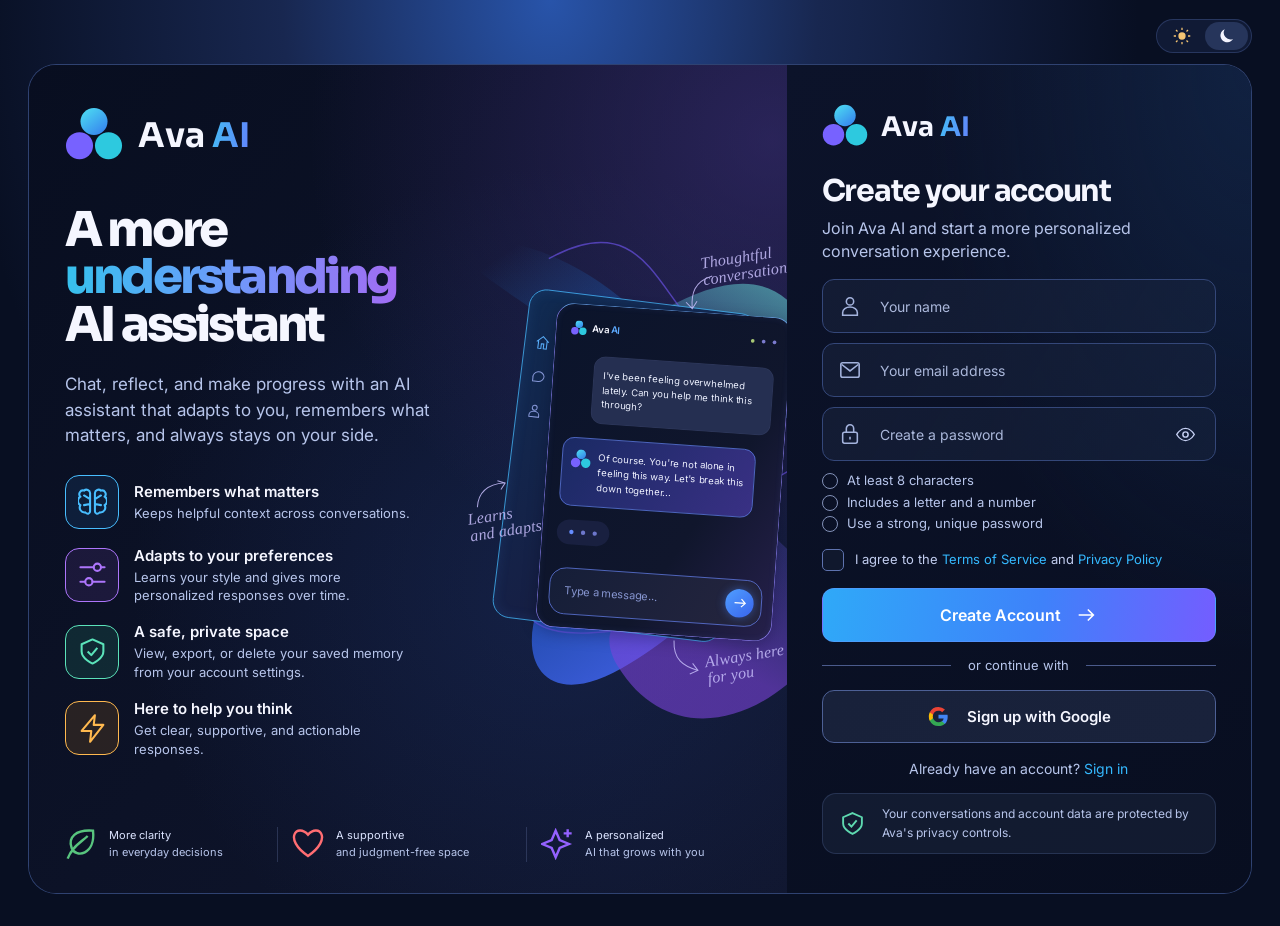
<file: auth.html>
<!doctype html>
<html lang="en"><head>
<meta charset="utf-8"><meta name="viewport" content="width=device-width, initial-scale=1"><meta name="theme-color" content="#080f22"><title>Ava AI — Create your account</title>
<link rel="preconnect" href="https://fonts.googleapis.com"><link rel="preconnect" href="https://fonts.gstatic.com" crossorigin><link href="https://fonts.googleapis.com/css2?family=Sora:wght@600;700;800&family=Inter:wght@400;500;600;700&display=swap" rel="stylesheet">
<style>
:root{color-scheme:dark;
  --bg:#080f22;
  --panel:#0b1226;
  --field:#131d37;
  --text:#f5f6ff;
  --muted:#b7c5eb;
  --border:#344779;
  --blue:#35b9ff;
  --error:#ffaaaa;
  --ring:rgba(61,144,255,.18)}

*{box-sizing:border-box}
body{margin:0;min-height:100svh;padding:64px 40px 32px;display:flex;align-items:center;justify-content:center;background:radial-gradient(ellipse at 43% 0%,#2854aa 0,#182750 26%,transparent 57%),var(--bg);color:var(--text);font:15px/1.5 Inter,system-ui,sans-serif}
button,input{font:inherit}
a{color:var(--blue);text-decoration:none}
a:hover{text-decoration:underline}
button{cursor:pointer;color:inherit}
button:disabled{cursor:wait;opacity:.7}
button:focus-visible,a:focus-visible,input[type=checkbox]:focus-visible{outline:2px solid var(--blue);outline-offset:4px}
[hidden]{display:none!important}
h1,h2,p{margin:0}
svg{width:24px;height:24px;flex-shrink:0;vertical-align:middle}
.defs{position:absolute;width:0;height:0;overflow:hidden}
.sr-only{position:absolute;width:1px;height:1px;overflow:hidden;clip:rect(0,0,0,0);white-space:nowrap}
.shell{width:1500px;max-width:100%;min-height:830px;display:grid;grid-template-columns:62% 38%;border:1px solid rgba(92,124,205,.45);border-radius:28px;overflow:hidden;background:var(--panel)}

.theme-toggle-auth{position:absolute;right:28px;top:19px;border:1px solid #5268a65c;border-radius:100px;display:flex;align-items:center;background:#101a35;padding:3px;width:96px;height:34px;gap:2px}
.theme-toggle-auth span{display:grid;place-items:center;width:43px;height:28px;border-radius:100px}
.theme-toggle-auth svg{width:18px;height:18px}
.theme-sun{color:#f6c573}
.theme-moon{color:#f4f4ff;background:#26355b}
.brand{display:inline-flex;align-items:center;gap:15px;font:700 34px/1 Sora,system-ui,sans-serif;color:var(--text);text-decoration:none}
.brand:hover{text-decoration:none}
.brand>svg{width:58px;height:58px}
.brand em{font-style:normal;background:linear-gradient(100deg,#44bef6,#6381fc);color:transparent;background-clip:text}
.illustration{position:relative;isolation:isolate;padding:42px 38px 32px 52px;background:radial-gradient(ellipse at 98% 9%,#4232828a,transparent 44%),radial-gradient(ellipse at 70% 63%,#233c8055,transparent 57%),linear-gradient(130deg,#080e20,#10162e);overflow:hidden}
.marketing-copy{position:relative;z-index:2;width:455px;max-width:56%;margin-top:34px}
.marketing-copy h2{font:800 61px/.99 Sora,system-ui,sans-serif;letter-spacing:-2.8px}
.gradient-word{background:linear-gradient(90deg,#36c1ed 0%,#6b9cfb 47%,#a16cf3 100%);background-clip:text;color:transparent}
.intro{font-size:19px;line-height:1.5;color:var(--muted);margin-top:24px;max-width:440px}
.features{display:grid;gap:16px;margin-top:26px;max-width:450px;position:relative;z-index:2}
.feature{display:flex;gap:20px;align-items:center}
.feature-icon{display:grid;place-items:center;flex-shrink:0;width:54px;height:54px;border:1px solid currentColor;border-radius:14px;color:#48beff;background:#1b477d40}
.feature-icon svg{width:29px;height:29px}
.feature:nth-child(2) .feature-icon{color:#ad75fb;background:#7140a32b}
.feature:nth-child(3) .feature-icon{color:#5be3ba;background:#288e7130}
.feature:nth-child(4) .feature-icon{color:#ffb94f;background:#9c651c33}
.feature h3{margin:0 0 2px;font-size:16px;font-weight:600;line-height:1.4}
.feature p{color:var(--muted);font-size:14px;line-height:1.45}
.value-strip{position:absolute;left:52px;right:32px;bottom:31px;display:grid;grid-template-columns:1fr 1.1fr 1fr;gap:23px;z-index:2}
.value{display:flex;gap:20px;align-items:center;font-size:13px;line-height:1.6;color:var(--muted)}
.value:not(:last-child){border-right:1px solid #7182b649;padding-right:20px}
.value strong{font-weight:400;color:#dce4ff}
.value svg{width:32px;height:32px;color:#58c57e}
.value:nth-child(2) svg{color:#ff6d72}
.value:nth-child(3) svg{color:#9461ff}

/* Decorative vector composition: no live chat controls or API requests. */
.chat-art{position:absolute;width:365px;height:500px;right:18px;top:170px;pointer-events:none;z-index:1}
.ribbons{position:absolute;width:600px;height:690px;max-width:none;left:-132px;top:-110px;z-index:-1}
.chat-back{position:absolute;left:-28px;top:-3px;width:315px;height:453px;border-radius:24px;border:1px solid #45bcff;background:linear-gradient(140deg,#102b52,#171d42 80%);transform:rotate(7deg);box-shadow:inset 0 0 18px #4184ec22}
.mock-sidebar{display:flex;flex-direction:column;gap:27px;padding:62px 14px;color:#8597d8}
.mock-sidebar svg{width:20px;height:20px}
.mock-sidebar svg:first-child{color:#5bb2ff}
.chat-front{position:absolute;left:21px;top:10px;width:324px;height:445px;border:1px solid #8277df;border-top-color:#689ee2;border-radius:25px;background:linear-gradient(120deg,#0b142b,#10162c 65%,#26204b);transform:rotate(4deg);padding:22px 20px;box-shadow:0 7px 22px #02081644,inset 0 0 10px #6c8dff17}
.mock-header{display:flex;align-items:center;justify-content:space-between;font-size:13px;font-weight:600}
.mock-brand{display:flex;align-items:center;gap:7px}
.mock-brand svg{width:22px;height:22px}
.mock-brand em{color:#5ca8fc;font-style:normal}
.status-dots{display:flex;gap:10px}
.status-dots i{display:block;width:5px;height:5px;background:#7b7bce;border-radius:50%}
.status-dots i:first-child{background:#a8c875}
.mock-user{margin:25px 0 20px 35px;background:#252f51;border:1px solid #7983b01c;border-radius:16px;padding:16px 13px;color:#edf1ff;font-size:13px;line-height:1.5}
.mock-reply{display:flex;align-items:flex-start;gap:10px;border:1px solid #617fee;border-radius:16px;padding:15px 11px;background:linear-gradient(120deg,#1a2a64,#393084);font-size:13px;line-height:1.6;color:#eff1ff;margin-right:17px}
.mock-reply svg{width:28px;height:28px}
.typing-dots{display:flex;gap:10px;background:#192040;width:max-content;padding:14px 17px;border-radius:22px;margin-top:19px}
.typing-dots i{width:6px;height:6px;background:#6d77cb;border-radius:50%}
.typing-dots i:first-child{background:#668dff}
.mock-input{position:absolute;bottom:18px;left:15px;right:15px;height:64px;border:1px solid #657fea;background:linear-gradient(120deg,#151e38,#25253e);border-radius:22px;display:flex;align-items:center;justify-content:space-between;padding:10px 10px 10px 20px;color:#8796d1;font-size:15px}
.mock-input>span{width:39px;height:39px;display:grid;place-items:center;border-radius:50%;background:linear-gradient(135deg,#509fff,#3863ed);color:white;box-shadow:0 0 13px #4a82fa77}
.mock-input svg{width:22px}
.annotation{position:absolute;font:italic 22px/1.05 'Segoe Print','Bradley Hand',cursive;color:#c2b9f6;letter-spacing:.2px;transform:rotate(-9deg);opacity:.88}
.annotation svg{position:absolute;fill:none;stroke:currentColor;stroke-width:1.4;width:50px;height:50px}
.note-top{right:6px;top:-75px}
.note-top svg{left:-31px;top:27px}
.note-middle{left:-85px;top:278px}
.note-middle svg{left:14px;top:-42px;transform:rotate(20deg)}
.note-bottom{right:15px;bottom:-18px}
.note-bottom svg{left:-49px;top:-24px;transform:rotate(-70deg)}

.panel{padding:36px 54px 28px;background:radial-gradient(ellipse at 100% 0%,#16315b80,transparent 50%),linear-gradient(150deg,#0c132a,#080e20);min-width:0}
.panel .brand{font-size:27px;gap:13px}
.panel .brand>svg{width:46px;height:46px}
.panel h1{font:700 34px/1.23 Sora,system-ui,sans-serif;letter-spacing:-1.25px;margin-top:23px;white-space:nowrap}
.subtitle{font-size:18px;line-height:1.45;color:var(--muted);margin-top:7px}
.mobile-proposition{display:none}
form{margin-top:21px}
.field{position:relative;margin-bottom:12px}
.input-wrap{position:relative}
.field-icon{position:absolute;left:17px;top:16px;width:22px;height:22px;color:#a4b3dd;pointer-events:none}
.field input{height:54px;width:100%;border:1px solid var(--border);border-radius:12px;background:linear-gradient(120deg,#161f38bb,#17244088);color:var(--text);padding:13px 49px 13px 57px;outline:none;font-size:14px;transition:border-color .18s,box-shadow .18s}
.field input::placeholder{color:#aab7da;opacity:1}
.field input:focus{border-color:#469cf8;box-shadow:0 0 0 3px var(--ring)}
.field input[aria-invalid=true]{border-color:var(--error)}
.field input:-webkit-autofill{-webkit-text-fill-color:var(--text);box-shadow:0 0 0 40px var(--field) inset}
.toggle-pw{position:absolute;right:12px;top:9px;width:36px;height:36px;display:grid;place-items:center;border:0;background:none;color:#c5cff2;border-radius:8px}
.toggle-pw svg{width:21px;height:21px}
.field-error{font-size:12px;color:var(--error);margin-top:5px}
.password-guidance{list-style:none;padding:0;margin:9px 0 15px;display:grid;gap:2px;color:var(--muted);font-size:13px;line-height:1.5}
.password-guidance li{display:flex;gap:9px;align-items:center}
.guidance-dot{width:16px;height:16px;border:1.3px solid #8391b8;border-radius:50%;flex-shrink:0;display:grid;place-items:center;transition:background .2s,border-color .2s}
.password-guidance .met .guidance-dot{border-color:#69d5b3;background:#25574b;color:#baf6e2}
.password-guidance .met .guidance-dot:after{content:'✓';font-size:10px}
.terms{display:flex;align-items:flex-start;gap:11px;color:#c2cdef;font-size:13px;line-height:1.65}
.terms input{appearance:none;width:22px;height:22px;border:1px solid #5e72ae;border-radius:5px;background:#10182d;flex-shrink:0;margin:0;cursor:pointer;display:grid;place-items:center}
.terms input:checked{background:#4089ee;border-color:#61b7ff}
.terms input:checked:after{content:'✓';font-size:15px;color:white}
.terms input[aria-invalid=true]{border-color:var(--error)}
.submit{border:1px solid #7095ff66;width:100%;height:54px;border-radius:12px;background:linear-gradient(100deg,#2fa9f8,#3e82fa 55%,#745dff);color:white;display:flex;align-items:center;justify-content:center;gap:14px;font-weight:600;font-size:16px;margin-top:17px;transition:filter .2s,transform .2s}
.submit:hover:not(:disabled){filter:brightness(1.08);transform:translateY(-1px)}
.submit:active{transform:translateY(0)}
.submit svg{width:22px}
.divider{display:flex;align-items:center;gap:17px;margin:17px 0 15px;color:var(--muted);font-size:13px}
.divider:before,.divider:after{content:'';height:1px;background:#4b5b8c;flex:1}
.social-btn{display:flex;align-items:center;justify-content:center;gap:17px;width:100%;height:53px;border:1px solid #4d6095;border-radius:12px;color:var(--text);font-size:15px;font-weight:600;background:linear-gradient(120deg,#18213a,#19223b);transition:border-color .2s,background .2s}
.social-btn:hover{border-color:#7c9ddd;background:#243351;text-decoration:none}
.social-btn svg{width:23px;height:23px}
.switch-mode{text-align:center;color:var(--muted);font-size:14px;margin-top:15px}
.switch-mode button{background:none;border:0;padding:0;color:var(--blue);font:inherit}
.switch-mode button:hover{text-decoration:underline}
.privacy-card{display:flex;align-items:center;gap:17px;background:#1a243b99;border:1px solid #53699b50;border-radius:14px;padding:11px 17px;margin-top:17px;min-height:61px;color:var(--muted);font-size:12px;line-height:1.55}
.privacy-card svg{width:25px;height:25px;color:#5ed9b0}
.error-msg,.success-msg{border:1px solid #d16b7955;border-radius:10px;background:#b53c4b18;padding:10px 13px;margin-top:14px;font-size:13px;color:var(--error)}
.success-msg{color:#9fe5bc;border-color:#4b9e6d55;background:#3d9e641a}
.panel[data-mode=login] form{margin-top:29px}
.panel[data-mode=login] .privacy-card{margin-top:24px}

body.light-mode{color-scheme:light;
  --bg:#eaf0fb;
  --panel:#f9fbff;
  --field:#f1f5fc;
  --text:#172341;
  --muted:#4c5f84;
  --border:#a5b7d8;
  --blue:#0874bf;
  --error:#b72e47;background:radial-gradient(ellipse at 43% 0%,#aecafa,transparent 60%),var(--bg)}
.light-mode .panel{background:radial-gradient(ellipse at 100% 0%,#d8e6ff,transparent 60%),#fbfcff}
.light-mode .illustration{--text:#f5f6ff;
  --muted:#b7c5eb}
.light-mode .field input{background:#f1f5fc}
.light-mode .field input::placeholder{color:#627598}
.light-mode .field-icon,.light-mode .toggle-pw{color:#60749b}
.light-mode .terms{color:#4c5f84}
.light-mode .terms input{background:#f1f5fc}
.light-mode .terms input:checked{background:#4089ee}
.light-mode .social-btn{background:#f1f5fc}
.light-mode .social-btn:hover{background:#e5edfb}
.light-mode .privacy-card{background:#eaf1fb}
.light-mode .privacy-card svg{color:#22876c}
.light-mode .success-msg{color:#217346}
.light-mode .theme-toggle-auth{background:#e7eefb;border-color:#b6c6e3}
.light-mode .theme-sun{background:#fff;color:#ba790a}
.light-mode .theme-moon{background:none;color:#687794}

@media(min-width:1200px) and (max-width:1550px){body{padding-inline:28px}
.illustration{padding-left:36px}
.marketing-copy{max-width:58%}
.marketing-copy h2{font-size:clamp(45px,3.75vw,58px)}
.intro{font-size:17px;max-width:390px}
.feature{gap:15px}
.features{max-width:390px}
.feature h3{font-size:15px}
.feature p{font-size:13px}
.chat-art{right:-12px;transform:scale(.85);transform-origin:right center}
.value-strip{left:36px;gap:14px}
.value{font-size:11px;gap:12px}
.panel{padding:39px 35px 28px}
.panel h1{font-size:30px}
.subtitle{font-size:16px}
}

@media(min-width:768px) and (max-width:1199px){body{padding:64px 24px 24px}
.shell{grid-template-columns:55% 45%;min-height:820px}
.illustration{padding:35px 28px}
.illustration .brand{font-size:28px}
.illustration .brand>svg{width:46px;height:46px}
.marketing-copy{max-width:100%;width:100%;margin-top:26px}
.marketing-copy h2{font-size:clamp(34px,4.25vw,48px);line-height:1.05;letter-spacing:-1.8px}
.intro{font-size:15px;max-width:330px;margin-top:18px}
.features{gap:16px;margin-top:23px;max-width:330px}
.feature{gap:13px}
.feature-icon{width:42px;height:42px;border-radius:11px}
.feature-icon svg{width:24px}
.feature h3{font-size:13px}
.feature p{font-size:12px}
.chat-art{top:auto;bottom:24px;right:17px;transform:scale(.37);transform-origin:right bottom}
.annotation{display:none}
.value-strip{left:28px;right:auto;bottom:30px;display:flex;flex-direction:column;gap:11px;max-width:180px}
.value{font-size:10px;gap:12px}
.value:not(:last-child){border:0;padding:0}
.value svg{width:22px;height:22px}
.panel{padding:35px 25px}
.panel .brand{font-size:24px}
.panel h1{font-size:clamp(24px,2.7vw,31px);white-space:normal;letter-spacing:-1px}
.subtitle{font-size:15px}
.field input{font-size:13px;padding-left:46px}
.field-icon{left:14px;width:20px}
.terms{font-size:12px}
.password-guidance{font-size:12px}
.privacy-card{font-size:11px;padding:11px;gap:10px}
.social-btn{font-size:13px}
.switch-mode{font-size:12px}
}

@media(max-width:767px){body{padding:64px 20px 24px;align-items:flex-start;background:radial-gradient(ellipse at 50% 0%,#24437f80,transparent 50%),var(--bg)}
.shell{display:flex;flex-direction:column;min-height:0;max-width:500px;border-radius:23px}
.panel{order:0;padding:29px 24px 26px}
.panel .brand{font-size:26px}
.panel .brand>svg{width:43px;height:43px}
.panel h1{font-size:clamp(24px,6.2vw,31px);white-space:normal;letter-spacing:-1px;margin-top:23px}
.subtitle{font-size:15px;line-height:1.5}
.mobile-proposition{display:block;color:var(--muted);font-size:12px;margin-top:8px}
.illustration{display:none}
.theme-toggle-auth{top:17px;right:20px}
.field input{font-size:14px;padding-left:48px}
.field-icon{left:15px}
.terms{font-size:12px}
.password-guidance{font-size:12px}
.submit{font-size:15px}
.social-btn{font-size:14px}
.privacy-card{font-size:11px;gap:12px;padding:12px}
.switch-mode{font-size:13px}
.panel[data-mode=login]{padding-block:32px 36px}
}

@media(max-width:380px){.panel{padding-inline:20px}
.terms{gap:9px;font-size:11px}
.panel h1{font-size:24px}
.field input{font-size:12px}
.privacy-card{padding-inline:11px}
}

@media(prefers-reduced-motion:reduce){*,*:before,*:after{transition:none!important;animation:none!important}
}

/* Fit the complete signup composition at the 1698 × 926 reference size. */
@media(min-width:1200px){.panel>.brand{display:flex;width:max-content}
.panel{padding-bottom:25px}
.panel form{margin-top:16px}
.panel .field{margin-bottom:10px}
.panel .divider{margin-top:14px}
.panel .privacy-card{margin-top:14px}
}

@media(min-width:1200px) and (max-width:1350px){.chat-art{transform:scale(.73);right:-10px}
.features{max-width:350px}
}

</style></head><body>
<svg class="defs" aria-hidden="true"><defs>
<linearGradient id="brand-blue" x2=".8" y2="1"><stop stop-color="#4ee2f2"/><stop offset="1" stop-color="#3684ee"/></linearGradient><symbol id="brand-mark" viewBox="0 0 60 60"><circle cx="30" cy="15" r="14" fill="url(#brand-blue)"/><circle cx="15" cy="40" r="14" fill="#7762ff"/><circle cx="45" cy="40" r="14" fill="#2dc9df"/></symbol>
<symbol id="user-icon" viewBox="0 0 24 24"><circle cx="12" cy="7" r="4"/><path d="M4 22v-3a8 6 0 0 1 16 0v3Z"/></symbol><symbol id="mail-icon" viewBox="0 0 24 24"><rect x="2" y="4" width="20" height="16" rx="2"/><path d="m3 6 9 7 9-7"/></symbol><symbol id="lock-icon" viewBox="0 0 24 24"><rect x="4" y="10" width="16" height="12" rx="2"/><path d="M8 10V6a4 4 0 0 1 8 0v4m-4 5v3"/></symbol><symbol id="eye-icon" viewBox="0 0 24 24"><path d="M2 12s4-7 10-7 10 7 10 7-4 7-10 7S2 12 2 12Z"/><circle cx="12" cy="12" r="3"/></symbol><symbol id="shield-icon" viewBox="0 0 24 24"><path d="m12 2 9 4v6c0 6-9 10-9 10S3 18 3 12V6Z"/><path d="m8 12 3 3 5-6"/></symbol><symbol id="arrow-icon" viewBox="0 0 24 24"><path d="M4 12h16m-6-6 6 6-6 6"/></symbol>
<symbol id="brain-icon" viewBox="0 0 24 24"><path d="M10 20V5a3 3 0 0 0-5-2 3 3 0 0 0-3 5 4 4 0 0 0 0 7 4 4 0 0 0 4 6c2 2 4 1 4-1Zm4 0V5a3 3 0 0 1 5-2 3 3 0 0 1 3 5 4 4 0 0 1 0 7 4 4 0 0 1-4 6c-2 2-4 1-4-1ZM5 7l5 3m-5 5 5-1m9-7-5 3m5 5-5-1"/></symbol><symbol id="sliders-icon" viewBox="0 0 24 24"><path d="M2 6h11m6 0h3M2 18h4m6 0h10"/><circle cx="16" cy="6" r="3"/><circle cx="9" cy="18" r="3"/></symbol><symbol id="bolt-icon" viewBox="0 0 24 24"><path d="m14 1-11 13h8l-1 9L21 9h-8Z"/></symbol><symbol id="leaf-icon" viewBox="0 0 24 24"><path d="M21 2C8 1 2 7 5 15s18 5 16-13ZM2 23C5 14 13 10 17 6"/></symbol><symbol id="heart-icon" viewBox="0 0 24 24"><path d="M12 21C-7 8 4-4 12 5 20-4 31 8 12 21Z"/></symbol><symbol id="spark-icon" viewBox="0 0 24 24"><path d="m11 2 3 7 7 3-7 3-3 7-3-7-7-3 7-3Zm9-1v6m-3-3h6"/></symbol><symbol id="home-icon" viewBox="0 0 24 24"><path d="m2 11 10-9 10 9M5 9v13h5v-8h4v8h5V9"/></symbol><symbol id="chat-icon" viewBox="0 0 24 24"><path d="M21 11a9 9 0 0 1-9 9H3v-5a9 9 0 1 1 18-4Z"/></symbol>
</defs></svg>
<button type="button" class="theme-toggle-auth" id="themeToggle" aria-label="Switch to light theme" aria-pressed="false"><span class="theme-sun"><svg viewBox="0 0 24 24" fill="none" stroke="currentColor" stroke-width="1.7" aria-hidden="true"><circle cx="12" cy="12" r="4" fill="currentColor"/><path d="M12 1v3m0 16v3M1 12h3m16 0h3M4 4l2 2m12 12 2 2M4 20l2-2M18 6l2-2"/></svg></span><span class="theme-moon"><svg viewBox="0 0 24 24" fill="currentColor" aria-hidden="true"><path d="M20 16A9 9 0 0 1 9 3a9 9 0 1 0 11 13Z"/></svg></span></button>
<main class="shell">
<section class="illustration" aria-labelledby="value-title">
<a class="brand" href="/" aria-label="Ava AI home"><svg aria-hidden="true"><use href="#brand-mark"/></svg><span>Ava <em>AI</em></span></a>
<div class="marketing-copy"><h2 id="value-title">A more<br><span class="gradient-word">understanding</span><br>AI assistant</h2><p class="intro">Chat, reflect, and make progress with an AI assistant that adapts to you, remembers what matters, and always stays on your side.</p></div>
<div class="features">
<article class="feature"><span class="feature-icon"><svg fill="none" stroke="currentColor" stroke-width="1.7" stroke-linecap="round" stroke-linejoin="round" aria-hidden="true"><use href="#brain-icon"/></svg></span><div><h3>Remembers what matters</h3><p>Keeps helpful context across conversations.</p></div></article>
<article class="feature"><span class="feature-icon"><svg fill="none" stroke="currentColor" stroke-width="1.7" stroke-linecap="round" aria-hidden="true"><use href="#sliders-icon"/></svg></span><div><h3>Adapts to your preferences</h3><p>Learns your style and gives more personalized responses over time.</p></div></article>
<article class="feature"><span class="feature-icon"><svg fill="none" stroke="currentColor" stroke-width="1.7" stroke-linejoin="round" aria-hidden="true"><use href="#shield-icon"/></svg></span><div><h3>A safe, private space</h3><p>View, export, or delete your saved memory from your account settings.</p></div></article>
<article class="feature"><span class="feature-icon"><svg fill="none" stroke="currentColor" stroke-width="1.7" stroke-linejoin="round" aria-hidden="true"><use href="#bolt-icon"/></svg></span><div><h3>Here to help you think</h3><p>Get clear, supportive, and actionable responses.</p></div></article>
</div>
<div class="chat-art" aria-hidden="true">
<svg class="ribbons" viewBox="0 0 600 690" fill="none"><defs><linearGradient id="ribbon-blue" x1="100" y1="40" x2="490" y2="620" gradientUnits="userSpaceOnUse"><stop stop-color="#257cd7" stop-opacity="0"/><stop offset=".4" stop-color="#1252b8" stop-opacity=".65"/><stop offset="1" stop-color="#5369ff"/></linearGradient><linearGradient id="ribbon-teal" x1="550" y1="100" x2="300" y2="550" gradientUnits="userSpaceOnUse"><stop stop-color="#65d9d0" stop-opacity=".65"/><stop offset=".5" stop-color="#354496" stop-opacity=".3"/><stop offset="1" stop-color="#7a43d9" stop-opacity=".6"/></linearGradient></defs><path d="M5 25C150 5 277 97 361 220S472 480 269 604C133 690 100 570 168 483S347 253 218 172 88 87 5 25Z" fill="url(#ribbon-blue)"/><path d="M212 190C310 113 448 25 508 139S372 315 452 414 612 488 524 593 316 713 252 609 407 517 327 404 142 291 212 190Z" fill="url(#ribbon-teal)"/><path d="M157 50C325-43 306 186 435 169S585 288 478 345 545 487 362 535 91 578 120 449" stroke="#6d54ed" stroke-opacity=".65" stroke-width="2"/></svg>
<div class="chat-back"><div class="mock-sidebar"><svg fill="none" stroke="currentColor" stroke-width="1.7"><use href="#home-icon"/></svg><svg fill="none" stroke="currentColor" stroke-width="1.7"><use href="#chat-icon"/></svg><svg fill="none" stroke="currentColor" stroke-width="1.7"><use href="#user-icon"/></svg></div></div>
<div class="chat-front"><div class="mock-header"><span class="mock-brand"><svg><use href="#brand-mark"/></svg><span>Ava <em>AI</em></span></span><span class="status-dots"><i></i><i></i><i></i></span></div><div class="mock-user">I've been feeling overwhelmed lately. Can you help me think this through?</div><div class="mock-reply"><svg><use href="#brand-mark"/></svg><p>Of course. You're not alone in feeling this way. Let's break this down together...</p></div><div class="typing-dots"><i></i><i></i><i></i></div><div class="mock-input">Type a message...<span><svg fill="none" stroke="currentColor" stroke-width="1.8"><use href="#arrow-icon"/></svg></span></div></div>
<p class="annotation note-top">Thoughtful<br>conversations<svg viewBox="0 0 50 50"><path d="M44 4C18 8 12 23 10 43m-7-9 7 10 8-9"/></svg></p><p class="annotation note-middle">Learns<br>and adapts<svg viewBox="0 0 50 50"><path d="M8 46C5 24 17 12 38 6m-10-1 11 1-4 10"/></svg></p><p class="annotation note-bottom">Always here<br>for you<svg viewBox="0 0 50 50"><path d="M44 4C18 8 12 23 10 43m-7-9 7 10 8-9"/></svg></p>
</div>
<div class="value-strip"><div class="value"><svg fill="none" stroke="currentColor" stroke-width="1.8" aria-hidden="true"><use href="#leaf-icon"/></svg><p><strong>More clarity</strong><br>in everyday decisions</p></div><div class="value"><svg fill="none" stroke="currentColor" stroke-width="1.8" aria-hidden="true"><use href="#heart-icon"/></svg><p><strong>A supportive</strong><br>and judgment-free space</p></div><div class="value"><svg fill="none" stroke="currentColor" stroke-width="1.8" aria-hidden="true"><use href="#spark-icon"/></svg><p><strong>A personalized</strong><br>AI that grows with you</p></div></div>
</section>
<section class="panel" aria-labelledby="form-title" data-mode="signup">
<a class="brand" href="/" aria-label="Ava AI home"><svg aria-hidden="true"><use href="#brand-mark"/></svg><span>Ava <em>AI</em></span></a>
<h1 id="form-title">Create your account</h1><p class="subtitle" id="form-subtitle">Join Ava AI and start a more personalized conversation experience.</p><p class="mobile-proposition">An AI assistant that remembers what matters.</p>
<div class="error-msg" id="error-msg" role="alert" tabindex="-1" hidden></div><div class="success-msg" id="success-msg" role="status" hidden></div>
<form id="auth-form" novalidate>
<div class="field" id="name-field"><label class="sr-only" for="name">Your name</label><div class="input-wrap"><svg class="field-icon" fill="none" stroke="currentColor" stroke-width="1.7" aria-hidden="true"><use href="#user-icon"/></svg><input type="text" id="name" placeholder="Your name" autocomplete="name" maxlength="100" required aria-describedby="name-error"></div><p class="field-error" id="name-error" hidden></p></div>
<div class="field"><label class="sr-only" for="email">Your email address</label><div class="input-wrap"><svg class="field-icon" fill="none" stroke="currentColor" stroke-width="1.7" aria-hidden="true"><use href="#mail-icon"/></svg><input type="email" id="email" placeholder="Your email address" autocomplete="email" required aria-describedby="email-error"></div><p class="field-error" id="email-error" hidden></p></div>
<div class="field"><label class="sr-only" for="password">Password</label><div class="input-wrap"><svg class="field-icon" fill="none" stroke="currentColor" stroke-width="1.7" aria-hidden="true"><use href="#lock-icon"/></svg><input type="password" id="password" placeholder="Create a password" autocomplete="new-password" minlength="8" maxlength="128" required aria-describedby="password-error password-guidance"><button type="button" class="toggle-pw" id="toggle-pw" aria-label="Show password" aria-pressed="false"><svg fill="none" stroke="currentColor" stroke-width="1.7" aria-hidden="true"><use href="#eye-icon"/></svg></button></div><p class="field-error" id="password-error" hidden></p></div>
<ul class="password-guidance" id="password-guidance"><li id="guidance-length"><span class="guidance-dot" aria-hidden="true"></span>At least 8 characters</li><li id="guidance-mix"><span class="guidance-dot" aria-hidden="true"></span>Includes a letter and a number</li><li><span class="guidance-dot" aria-hidden="true"></span>Use a strong, unique password</li></ul>
<div id="terms-row"><label class="terms"><input type="checkbox" id="agree" required aria-describedby="agree-error"><span>I agree to the <a href="terms.html" target="_blank" rel="noopener">Terms of Service</a> and <a href="privacy.html" target="_blank" rel="noopener">Privacy Policy</a></span></label><p class="field-error" id="agree-error" hidden></p></div>
<button type="submit" class="submit" id="submit-btn"><span id="submit-label">Create Account</span><svg fill="none" stroke="currentColor" stroke-width="1.8" aria-hidden="true"><use href="#arrow-icon"/></svg></button>
</form>
<div class="divider">or continue with</div>
<a href="/api/auth/google" class="social-btn" id="google-link"><svg viewBox="0 0 24 24" aria-hidden="true"><path fill="#4285F4" d="M21.6 12.2c0-.7-.1-1.4-.2-2.1H12v4h5.4a4.6 4.6 0 0 1-2 3v2.6h3.3c1.9-1.8 2.9-4.3 2.9-7.5Z"/><path fill="#34A853" d="M12 22c2.7 0 5-.9 6.7-2.4l-3.3-2.6c-.9.6-2 .9-3.4.9-2.6 0-4.9-1.8-5.7-4.2H2.9v2.7A10 10 0 0 0 12 22Z"/><path fill="#FBBC05" d="M6.3 13.7a6 6 0 0 1 0-3.4V7.6H2.9a10 10 0 0 0 0 8.8Z"/><path fill="#EA4335" d="M12 6.1c1.5 0 2.8.5 3.8 1.5l2.9-2.9A9.6 9.6 0 0 0 12 2a10 10 0 0 0-9.1 5.6l3.4 2.7A6 6 0 0 1 12 6.1Z"/></svg><span id="google-label">Sign up with Google</span></a>
<p class="switch-mode"><span id="switch-copy">Already have an account?</span> <button type="button" id="switch-link">Sign in</button></p>
<div class="privacy-card"><svg fill="none" stroke="currentColor" stroke-width="1.8" aria-hidden="true"><use href="#shield-icon"/></svg><p>Your conversations and account data are protected by Ava's privacy controls.</p></div>
</section></main>
<script>
'use strict';
const $ = id => document.getElementById(id);
// Shared theme key and cross-tab behavior are unchanged.
function setTheme(theme) {
    const light = theme === 'light';
    document.body.classList.toggle('light-mode', light);
    $('themeToggle').setAttribute('aria-label', light ? 'Switch to dark theme' : 'Switch to light theme');
    $('themeToggle').setAttribute('aria-pressed', String(light));
    try { localStorage.setItem('ava-theme', light ? 'light' : 'dark'); } catch (_) {}
}
let savedTheme = 'dark';
try { savedTheme = localStorage.getItem('ava-theme') || 'dark'; } catch (_) {}
setTheme(savedTheme);
$('themeToggle').addEventListener('click', () => setTheme(document.body.classList.contains('light-mode') ? 'dark' : 'light'));
window.addEventListener('storage', e => { if (e.key === 'ava-theme') setTheme(e.newValue || 'dark'); });

// Same landing → signup funnel identifier. Never use fingerprints or device data.
let anonymousSessionFallback;
function getAnonymousSessionId() {
    const KEY = 'ava_anon_session_id';
    let id;
    try { id = sessionStorage.getItem(KEY); } catch (_) { id = anonymousSessionFallback; }
    if (!id || !/^[a-zA-Z0-9_\-]{1,64}$/.test(id)) {
        try { id = 'anon-' + crypto.randomUUID().replace(/-/g, '').slice(0, 24); }
        catch (_) {
            const arr = new Uint8Array(12);
            crypto.getRandomValues(arr);
            id = 'anon-' + Array.from(arr).map(b => b.toString(16).padStart(2, '0')).join('');
        }
        anonymousSessionFallback = id;
        try { sessionStorage.setItem(KEY, id); } catch (_) {}
    }
    return id;
}
const form = $('auth-form'), pwInput = $('password'), submitBtn = $('submit-btn');
let mode = new URLSearchParams(window.location.search).get('mode') === 'login' ? 'login' : 'signup';
let submitting = false;
function clearFieldError(id) { $(id).removeAttribute('aria-invalid'); $(id + '-error').hidden = true; }
function fieldError(id, message) {
    $(id).setAttribute('aria-invalid', 'true');
    $(id + '-error').textContent = message;
    $(id + '-error').hidden = false;
}
function updateGuidance() {
    $('guidance-length').classList.toggle('met', pwInput.value.length >= 8);
    // Advisory only: the backend does not require a letter/number combination.
    $('guidance-mix').classList.toggle('met', /[a-z]/i.test(pwInput.value) && /\d/.test(pwInput.value));
}
function render() {
    const signup = mode === 'signup';
    document.querySelector('.panel').dataset.mode = mode;
    document.title = signup ? 'Ava AI — Create your account' : 'Ava AI — Sign in';
    $('form-title').textContent = signup ? 'Create your account' : 'Welcome back';
    $('form-subtitle').textContent = signup ? 'Join Ava AI and start a more personalized conversation experience.' : 'Sign in to continue your conversations with Ava.';
    $('name-field').hidden = !signup;
    $('name').required = signup;
    $('name').disabled = !signup;
    $('terms-row').hidden = !signup;
    $('agree').required = signup;
    $('agree').disabled = !signup;
    $('password-guidance').hidden = !signup;
    pwInput.minLength = signup ? 8 : 1;
    pwInput.autocomplete = signup ? 'new-password' : 'current-password';
    pwInput.placeholder = signup ? 'Create a password' : 'Your password';
    pwInput.setAttribute('aria-describedby', signup ? 'password-error password-guidance' : 'password-error');
    pwInput.type = 'password';
    $('toggle-pw').setAttribute('aria-label', 'Show password');
    $('toggle-pw').setAttribute('aria-pressed', 'false');
    $('submit-label').textContent = signup ? 'Create Account' : 'Sign In';
    $('google-label').textContent = signup ? 'Sign up with Google' : 'Sign in with Google';
    $('switch-copy').textContent = signup ? 'Already have an account?' : 'New here?';
    $('switch-link').textContent = signup ? 'Sign in' : 'Create an account';
    $('error-msg').hidden = true;
    $('success-msg').hidden = true;
    ['name', 'email', 'password', 'agree'].forEach(clearFieldError);
    updateGuidance();
}
$('switch-link').addEventListener('click', () => {
    if (submitting) return;
    mode = mode === 'signup' ? 'login' : 'signup';
    const url = new URL(window.location.href);
    url.searchParams.set('mode', mode);
    window.history.replaceState({}, '', url);
    render();
});
window.addEventListener('popstate', () => {
    if (submitting) return;
    mode = new URLSearchParams(window.location.search).get('mode') === 'login' ? 'login' : 'signup';
    render();
});
$('toggle-pw').addEventListener('click', () => {
    const showing = pwInput.type === 'text';
    pwInput.type = showing ? 'password' : 'text';
    $('toggle-pw').setAttribute('aria-label', showing ? 'Show password' : 'Hide password');
    $('toggle-pw').setAttribute('aria-pressed', String(!showing));
});
['name', 'email', 'password', 'agree'].forEach(id => $(id).addEventListener('input', () => { clearFieldError(id); if (id === 'password') updateGuidance(); }));
function validate() {
    ['name', 'email', 'password', 'agree'].forEach(clearFieldError);
    const errors = [];
    if (mode === 'signup' && (!$('name').value.trim() || $('name').value.trim().length > 100)) errors.push(['name', 'Enter your name (up to 100 characters).']);
    $('email').value = $('email').value.trim();
    if (!$('email').value || !$('email').validity.valid) errors.push(['email', 'Enter a valid email address.']);
    const minimum = mode === 'signup' ? 8 : 1;
    if (pwInput.value.length < minimum || pwInput.value.length > 128) errors.push(['password', mode === 'signup' ? 'Use a password between 8 and 128 characters.' : 'Enter your password (up to 128 characters).']);
    if (mode === 'signup' && !$('agree').checked) errors.push(['agree', 'Please accept the Terms of Service and Privacy Policy to create an account.']);
    errors.forEach(([id, text]) => fieldError(id, text));
    if (errors.length) $(errors[0][0]).focus();
    return errors.length === 0;
}
form.addEventListener('submit', async e => {
    e.preventDefault();
    if (submitting) return;
    $('error-msg').hidden = true;
    $('success-msg').hidden = true;
    if (!validate()) return;
    const attemptMode = mode;
    const email = $('email').value.trim(), password = pwInput.value, name = $('name').value.trim();
    // Lock before analytics/network activity so duplicate submissions cannot race.
    submitting = true;
    submitBtn.disabled = true;
    $('switch-link').disabled = true;
    form.setAttribute('aria-busy', 'true');
    $('submit-label').textContent = attemptMode === 'signup' ? 'Creating account…' : 'Signing in…';
    let anonId;
    try { anonId = getAnonymousSessionId(); } catch (_) { /* Analytics must not block authentication. */ }
    if (attemptMode === 'signup' && anonId) {
        try {
            fetch('/api/events', {
                method: 'POST', headers: { 'Content-Type': 'application/json' },
                body: JSON.stringify({ event: 'signup_started', page: '/auth.html', anonymous_session_id: anonId, metadata: { source: 'auth_form' } })
            }).catch(() => {});
        } catch (_) {}
    }
    try {
        const endpoint = attemptMode === 'signup' ? '/api/auth/signup' : '/api/auth/login';
        const body = attemptMode === 'signup' ? { name, email, password, terms_accepted: true, terms_accepted_date: new Date().toISOString() } : { email, password };
        const headers = { 'Content-Type': 'application/json' };
        if (anonId) headers['X-Anonymous-Session'] = anonId;
        const res = await fetch(endpoint, { method: 'POST', credentials: 'same-origin', headers, body: JSON.stringify(body) });
        if (!(res.headers.get('content-type') || '').includes('application/json')) throw new Error('The server could not complete your request. Please try again.');
        const data = await res.json();
        if (!res.ok) {
            const detail = typeof data.detail === 'string' ? data.detail : Array.isArray(data.detail) ? data.detail.map(item => item.msg).filter(Boolean).join(' ') : '';
            throw new Error(detail || (res.status === 429 ? 'Too many attempts. Please wait a minute and try again.' : 'Unable to sign in. Check your details and try again.'));
        }
        const userData = { user_id: data.user_id, name: data.name, email: data.email, is_admin: data.is_admin || false };
        if (attemptMode === 'signup') {
            userData.terms_accepted = true;
            userData.terms_accepted_date = new Date().toISOString();
            localStorage.setItem('ava-terms-accepted', 'true');
            localStorage.setItem('ava-terms-accepted-date', userData.terms_accepted_date);
        }
        localStorage.setItem('neurosupport_user', JSON.stringify(userData));
        $('success-msg').textContent = attemptMode === 'signup' ? 'Account created! Redirecting to your conversations…' : 'Signed in — redirecting…';
        $('success-msg').hidden = false;
        form.setAttribute('aria-busy', 'false');
        // signup_completed remains server-owned; do not double-count the funnel.
        setTimeout(() => { window.location.href = data.is_admin ? 'admin.html' : 'chat.html'; }, 800);
    } catch (err) {
        $('error-msg').textContent = err instanceof TypeError ? 'Unable to connect. Check your connection and try again.' : err.message || 'Unable to complete your request. Please try again.';
        $('error-msg').hidden = false;
        $('error-msg').focus();
        submitting = false;
        submitBtn.disabled = false;
        $('switch-link').disabled = false;
        form.setAttribute('aria-busy', 'false');
        $('submit-label').textContent = mode === 'signup' ? 'Create Account' : 'Sign In';
    }
});
render();
</script></body></html>
</file>
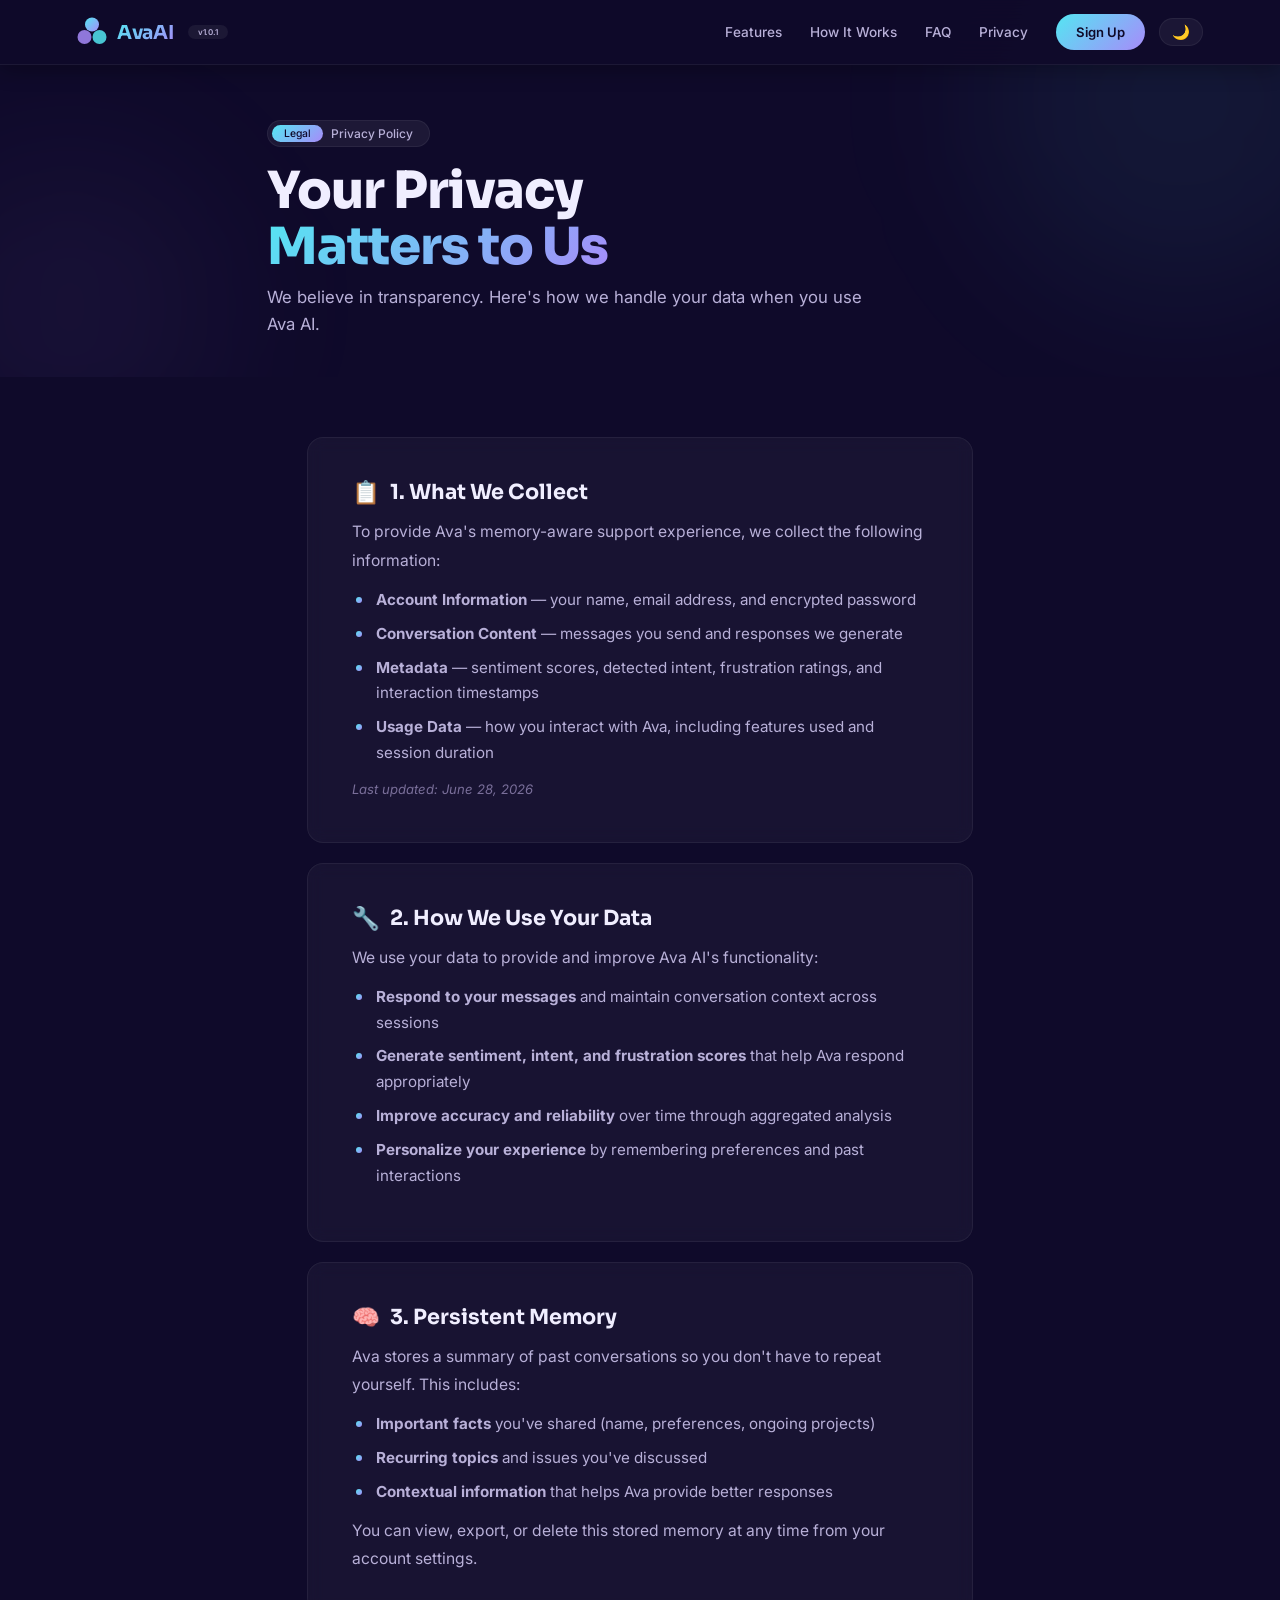
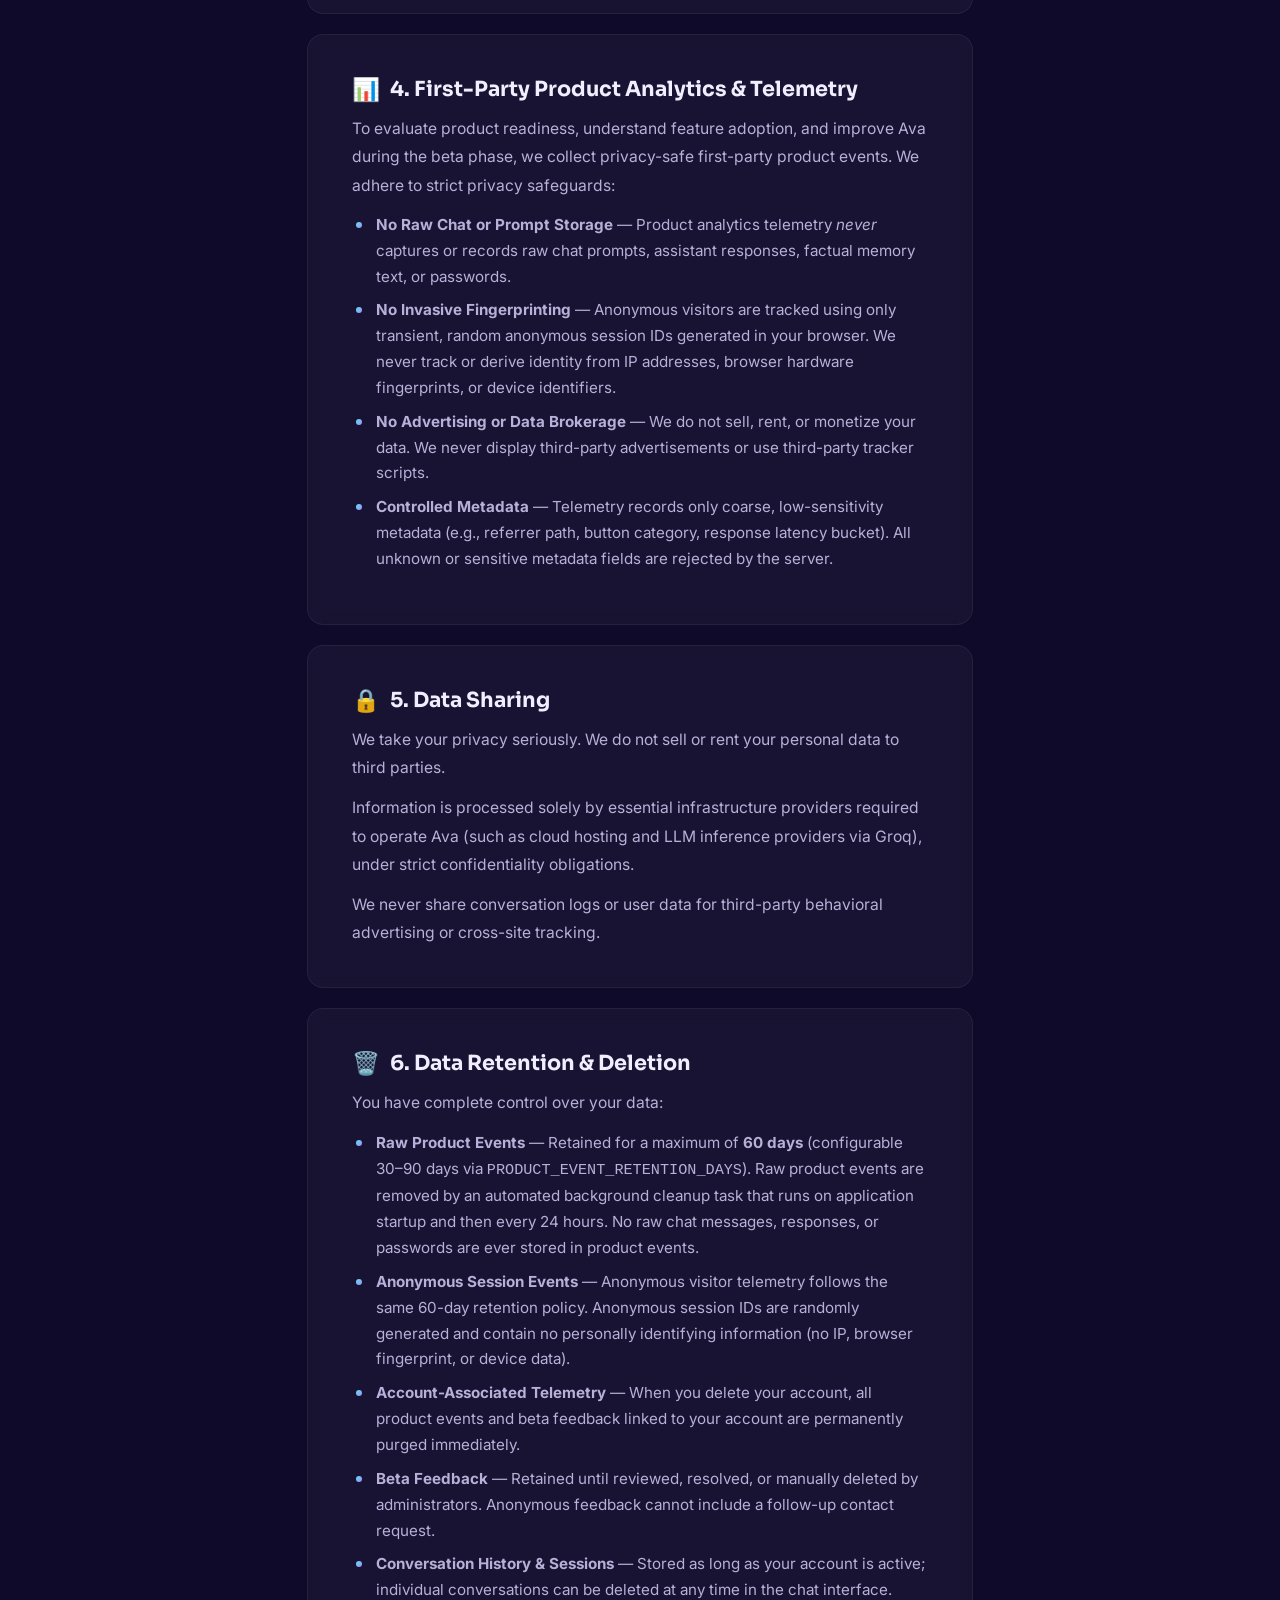
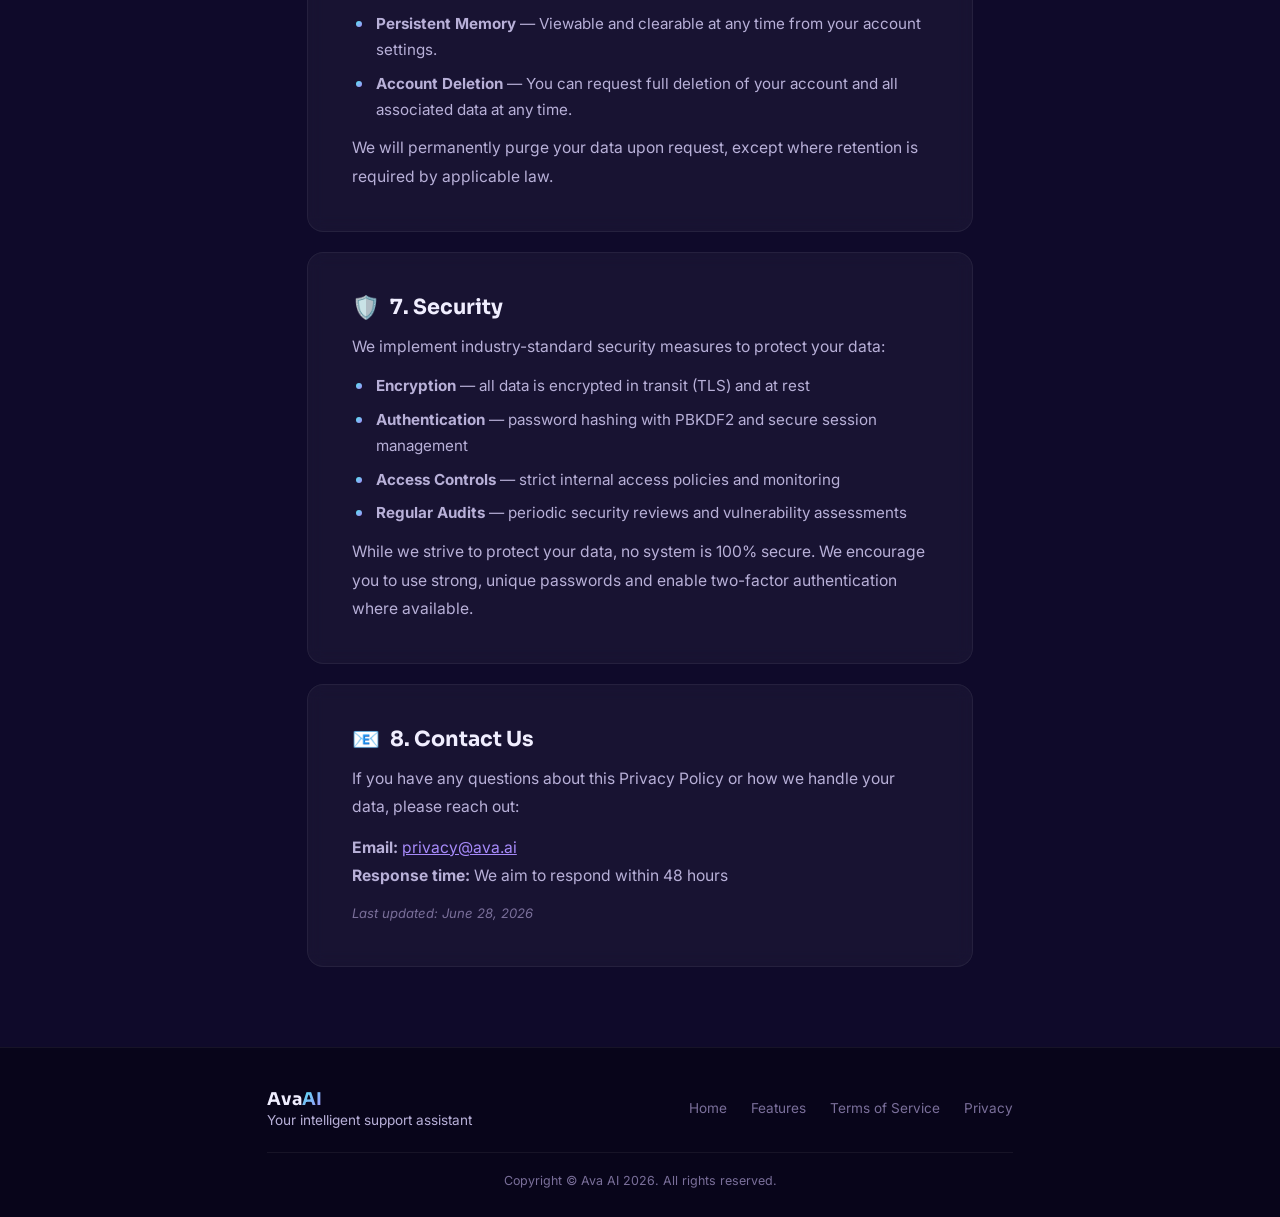
<file: privacy.html>
<!DOCTYPE html>
<html lang="en">
<head>
    <meta charset="UTF-8">
    <meta name="viewport" content="width=device-width, initial-scale=1.0">
    <title>Ava AI — Privacy Policy</title>
    <link rel="preconnect" href="https://fonts.googleapis.com">
    <link rel="preconnect" href="https://fonts.gstatic.com" crossorigin>
    <link href="https://fonts.googleapis.com/css2?family=Sora:wght@400;600;700;800&family=Inter:wght@300;400;500;600;700&display=swap" rel="stylesheet">
    <style>
        /* ─── CSS Variables ────────────────────────────────────────── */
        :root {
            --bg-deep: #0F0A2A;
            --bg-mid: #1A1040;
            --bg-darker: #08051A;
            --bg-card: rgba(255, 255, 255, 0.04);
            --bg-card-hover: rgba(255, 255, 255, 0.08);
            --bg-input: rgba(255, 255, 255, 0.05);
            --border-color: rgba(255, 255, 255, 0.06);
            --border-light: rgba(255, 255, 255, 0.12);
            --text-primary: #F0EEFF;
            --text-secondary: #B8B0D8;
            --text-muted: #7A6F9A;
            --text-dim: rgba(240, 238, 255, 0.60);
            --text-dimmer: rgba(240, 238, 255, 0.35);
            --cyan: #54E6F2;
            --violet: #A78BFA;
            --violet-dark: #7C5CBF;
            --pink: #F472B6;
            --blue: #60A5FA;
            --green: #4ADE80;
            --gradient-primary: linear-gradient(135deg, #54E6F2, #A78BFA);
            --gradient-secondary: linear-gradient(135deg, #F472B6, #A78BFA);
            --gradient-accent: linear-gradient(135deg, #54E6F2, #F472B6);
            --shadow-card: 0 8px 32px rgba(0, 0, 0, 0.3);
            --radius: 16px;
            --radius-sm: 10px;
            --radius-full: 999px;
            --transition: all 0.3s cubic-bezier(0.4, 0, 0.2, 1);
            --btn-bg: rgba(255, 255, 255, 0.05);
            --btn-hover: rgba(255, 255, 255, 0.10);
            --nav-bg: rgba(15, 10, 42, 0.88);
            --nav-shadow: 0 4px 20px rgba(0,0,0,0.3);
            --badge-bg: rgba(255, 255, 255, 0.06);
            --badge-text: #B8B0D8;
            --logo-color: linear-gradient(135deg, #54E6F2, #A78BFA);
            --btn-primary-bg: linear-gradient(135deg, #54E6F2, #A78BFA);
            --btn-primary-text: #0F0A2A;
            --accent-color: linear-gradient(135deg, #54E6F2, #A78BFA);
            --card-text: #F0EEFF;
            --card-secondary: #B8B0D8;
            --border-card: rgba(255,255,255,0.06);
            --glow-color: rgba(84, 230, 242, 0.06);
        }

        /* ─── Light Mode ────────────────────────────────────────────── */
        body.light-mode {
            --bg-deep: #F8F6FF;
            --bg-mid: #F0ECFA;
            --bg-darker: #E8E2F5;
            --bg-card: rgba(255, 255, 255, 0.5);
            --bg-card-hover: rgba(255, 255, 255, 0.8);
            --bg-input: rgba(255, 255, 255, 0.5);
            --border-color: rgba(27, 22, 100, 0.06);
            --border-light: rgba(27, 22, 100, 0.12);
            --text-primary: #1D1230;
            --text-secondary: #3D2E5A;
            --text-muted: #6B5D82;
            --text-dim: rgba(29, 18, 48, 0.60);
            --text-dimmer: rgba(29, 18, 48, 0.35);
            --shadow-card: 0 8px 32px rgba(27, 22, 100, 0.06);
            --btn-bg: rgba(27, 22, 100, 0.04);
            --btn-hover: rgba(27, 22, 100, 0.08);
            --nav-bg: rgba(248, 246, 255, 0.88);
            --nav-shadow: 0 4px 20px rgba(27, 22, 100, 0.06);
            --badge-bg: rgba(27, 22, 100, 0.04);
            --badge-text: #3D2E5A;
            --logo-color: linear-gradient(135deg, #54E6F2, #A78BFA);
            --btn-primary-bg: linear-gradient(135deg, #54E6F2, #A78BFA);
            --btn-primary-text: #0F0A2A;
            --card-text: #1D1230;
            --card-secondary: #3D2E5A;
            --border-card: rgba(27, 22, 100, 0.06);
            --glow-color: rgba(84, 230, 242, 0.04);
        }

        * { margin: 0; padding: 0; box-sizing: border-box; }
        html { scroll-behavior: smooth; }
        body {
            font-family: 'Inter', sans-serif;
            background: var(--bg-deep);
            color: var(--text-primary);
            min-height: 100vh;
            overflow-x: hidden;
            transition: background 0.4s ease, color 0.4s ease;
        }

        ::-webkit-scrollbar { width: 4px; height: 4px; }
        ::-webkit-scrollbar-track { background: transparent; }
        ::-webkit-scrollbar-thumb { background: var(--violet); border-radius: 4px; }

        h1, h2, h3, .logo-text { font-family: 'Sora', sans-serif; }
        a { text-decoration: none; color: inherit; }

        .container {
            max-width: 900px;
            margin: 0 auto;
            padding: 0 6%;
        }

        /* ─── Buttons ────────────────────────────────────────────────── */
        .btn {
            display: inline-flex;
            align-items: center;
            justify-content: center;
            gap: 6px;
            font-weight: 600;
            font-size: 0.9rem;
            padding: 0 24px;
            line-height: 42px;
            border-radius: var(--radius-full);
            transition: var(--transition);
            white-space: nowrap;
            border: none;
            cursor: pointer;
            font-family: inherit;
            text-align: center;
            background: var(--btn-bg);
            color: var(--text-primary);
            border: 1px solid var(--border-color);
        }
        .btn:hover {
            background: var(--btn-hover);
            border-color: var(--border-light);
            transform: translateY(-2px);
        }
        .btn-primary {
            background: var(--gradient-primary);
            color: var(--btn-primary-text);
            border-color: transparent;
            box-shadow: 0 4px 16px rgba(84, 230, 242, 0.15);
        }
        .btn-primary:hover {
            box-shadow: 0 8px 28px rgba(84, 230, 242, 0.25);
            transform: translateY(-2px);
            border-color: transparent;
        }
        .btn-circle {
            width: 30px;
            height: 30px;
            border-radius: 50%;
            background: rgba(255,255,255,0.15);
            color: #0F0A2A;
            display: inline-flex;
            align-items: center;
            justify-content: center;
            font-size: 0.9rem;
            flex-shrink: 0;
            transition: var(--transition);
        }
        body.light-mode .btn-circle {
            background: rgba(255,255,255,0.5);
        }

        /* ─── Theme Toggle ──────────────────────────────────────────── */
        .theme-toggle {
            background: var(--btn-bg);
            border: 1px solid var(--border-color);
            border-radius: var(--radius-full);
            padding: 6px 12px;
            color: var(--text-secondary);
            font-size: 0.9rem;
            cursor: pointer;
            font-family: inherit;
            transition: var(--transition);
            display: flex;
            align-items: center;
            gap: 4px;
            line-height: 1;
        }
        .theme-toggle:hover {
            background: var(--btn-hover);
            border-color: var(--border-light);
            color: var(--text-primary);
        }
        .theme-toggle .icon {
            font-size: 0.9rem;
        }

        /* ─── Navigation ────────────────────────────────────────────── */
        .nav {
            position: fixed;
            top: 0;
            left: 0;
            right: 0;
            z-index: 1000;
            display: flex;
            align-items: center;
            justify-content: space-between;
            padding: 14px 6%;
            background: var(--nav-bg);
            backdrop-filter: blur(16px);
            border-bottom: 1px solid var(--border-color);
            transition: var(--transition);
            box-shadow: var(--nav-shadow);
        }
        .nav .logo {
            display: flex;
            align-items: center;
            gap: 10px;
            font-weight: 700;
            font-size: 1.2rem;
            letter-spacing: -0.01em;
            color: var(--text-primary);
        }
        .nav .logo svg { 
            width: 30px; 
            height: 30px; 
        }
        .nav .logo .logo-text {
            background: var(--logo-color);
            -webkit-background-clip: text;
            -webkit-text-fill-color: transparent;
            background-clip: text;
        }
        .nav .logo .logo-text span { 
            -webkit-text-fill-color: transparent;
        }
        .nav .logo .badge {
            font-size: 0.5rem;
            font-weight: 600;
            background: var(--badge-bg);
            color: var(--badge-text);
            padding: 2px 10px;
            border-radius: var(--radius-full);
            margin-left: 4px;
            font-family: 'Inter', sans-serif;
        }
        .nav-links {
            display: flex;
            gap: 28px;
            align-items: center;
        }
        .nav-links a {
            font-size: 0.85rem;
            font-weight: 500;
            color: var(--text-secondary);
            transition: var(--transition);
            position: relative;
        }
        .nav-links a:hover { color: var(--text-primary); }
        .nav-links a::after {
            content: '';
            position: absolute;
            bottom: -4px;
            left: 0;
            width: 0;
            height: 2px;
            background: var(--gradient-primary);
            transition: var(--transition);
        }
        .nav-links a:hover::after { width: 100%; }

        .nav-actions {
            display: flex;
            align-items: center;
            gap: 14px;
        }
        .nav-actions .btn-signup {
            background: var(--gradient-primary);
            color: var(--btn-primary-text);
            border: none;
            padding: 0 20px;
            line-height: 36px;
            font-size: 0.82rem;
            border-radius: var(--radius-full);
            font-weight: 600;
            cursor: pointer;
            font-family: inherit;
            transition: var(--transition);
        }
        .nav-actions .btn-signup:hover {
            box-shadow: 0 4px 20px rgba(84, 230, 242, 0.25);
            transform: translateY(-2px);
        }

        .hamburger {
            display: none;
            background: none;
            border: none;
            color: var(--text-primary);
            font-size: 1.4rem;
            cursor: pointer;
            padding: 4px;
        }

        /* ─── Hero Section ──────────────────────────────────────────── */
        .hero {
            padding: 120px 0 40px;
            position: relative;
            overflow: hidden;
            background: var(--bg-deep);
        }
        .hero-glow {
            position: absolute;
            border-radius: 50%;
            filter: blur(80px);
            pointer-events: none;
            z-index: 0;
        }
        .hero-glow.one {
            width: 400px;
            height: 400px;
            background: rgba(84, 230, 242, 0.06);
            top: -100px;
            right: -100px;
            animation: float-glow 8s ease-in-out infinite;
        }
        .hero-glow.two {
            width: 300px;
            height: 300px;
            background: rgba(167, 139, 250, 0.06);
            bottom: -80px;
            left: -80px;
            animation: float-glow 10s ease-in-out infinite reverse;
        }
        @keyframes float-glow {
            0%, 100% { transform: translate(0, 0) scale(1); }
            50% { transform: translate(20px, -15px) scale(1.1); }
        }
        .hero-content {
            position: relative;
            z-index: 1;
        }
        .hero-content .badge {
            display: inline-flex;
            align-items: center;
            gap: 8px;
            background: var(--badge-bg);
            border: 1px solid var(--border-color);
            border-radius: var(--radius-full);
            padding: 4px 16px 4px 4px;
            font-size: 0.75rem;
            font-weight: 500;
            color: var(--badge-text);
            margin-bottom: 16px;
        }
        .hero-content .badge span {
            background: var(--gradient-primary);
            color: var(--btn-primary-text);
            padding: 2px 12px;
            border-radius: var(--radius-full);
            font-size: 0.65rem;
        }
        .hero-content h1 {
            font-size: clamp(2.5rem, 4vw, 3.5rem);
            font-weight: 800;
            line-height: 1.1;
            letter-spacing: -0.02em;
            color: var(--text-primary);
            margin-bottom: 8px;
        }
        .hero-content h1 .highlight {
            background: var(--gradient-primary);
            -webkit-background-clip: text;
            -webkit-text-fill-color: transparent;
            background-clip: text;
        }
        .hero-content p {
            font-size: 1.05rem;
            line-height: 1.6;
            color: var(--text-secondary);
            max-width: 600px;
        }

        /* ─── Content ───────────────────────────────────────────────── */
        .content-section {
            padding: 60px 0 80px;
            position: relative;
            background: var(--bg-deep);
        }
        .content-section .container {
            max-width: 820px;
        }

        .content-card {
            background: var(--bg-card);
            border: 1px solid var(--border-card);
            border-radius: var(--radius);
            padding: 40px 44px;
            margin-bottom: 20px;
            backdrop-filter: blur(8px);
            transition: var(--transition);
        }
        .content-card:hover {
            border-color: var(--border-light);
            background: var(--bg-card-hover);
        }
        .content-card:last-child {
            margin-bottom: 0;
        }

        .content-card h2 {
            font-family: 'Sora', sans-serif;
            font-size: 1.3rem;
            font-weight: 700;
            color: var(--card-text);
            margin-bottom: 12px;
            display: flex;
            align-items: center;
            gap: 10px;
        }
        .content-card h2 .icon {
            font-size: 1.4rem;
        }
        .content-card p {
            color: var(--card-secondary);
            font-size: 0.98rem;
            line-height: 1.8;
            margin-bottom: 12px;
        }
        .content-card p:last-child {
            margin-bottom: 0;
        }
        .content-card ul {
            list-style: none;
            padding: 0;
            margin: 8px 0 12px;
            display: flex;
            flex-direction: column;
            gap: 8px;
        }
        .content-card ul li {
            color: var(--card-secondary);
            font-size: 0.95rem;
            line-height: 1.7;
            padding-left: 24px;
            position: relative;
        }
        .content-card ul li::before {
            content: '';
            position: absolute;
            left: 4px;
            top: 10px;
            width: 6px;
            height: 6px;
            border-radius: 50%;
            background: var(--gradient-primary);
        }
        .content-card .last-updated {
            color: var(--text-muted);
            font-size: 0.82rem;
            font-style: italic;
            margin-top: 4px;
        }

        /* ─── Footer ────────────────────────────────────────────────── */
        .footer {
            background: var(--bg-darker);
            border-top: 1px solid var(--border-color);
            padding: 40px 0 30px;
        }
        .footer-grid {
            display: flex;
            justify-content: space-between;
            align-items: center;
            flex-wrap: wrap;
            gap: 20px;
            padding-bottom: 24px;
            border-bottom: 1px solid var(--border-color);
        }
        .footer-brand h3 {
            font-family: 'Sora', sans-serif;
            font-size: 1.1rem;
            font-weight: 700;
            color: var(--text-primary);
        }
        .footer-brand h3 span { 
            background: var(--gradient-primary);
            -webkit-background-clip: text;
            -webkit-text-fill-color: transparent;
            background-clip: text;
        }
        .footer-brand p {
            color: var(--text-secondary);
            font-size: 0.85rem;
            margin-top: 2px;
        }
        .footer-links {
            display: flex;
            gap: 24px;
        }
        .footer-links a {
            color: var(--text-muted);
            font-size: 0.85rem;
            transition: var(--transition);
        }
        .footer-links a:hover { color: var(--text-primary); }
        .footer-bottom {
            text-align: center;
            padding-top: 20px;
            font-size: 0.78rem;
            color: var(--text-muted);
        }

        /* ─── Responsive ────────────────────────────────────────────── */
        @media (max-width: 1024px) {
            .hero { padding: 110px 0 30px; }
            .hero-glow.one { width: 300px; height: 300px; top: -60px; right: -60px; }
            .hero-glow.two { width: 200px; height: 200px; bottom: -40px; left: -40px; }
        }
        @media (max-width: 768px) {
            .nav-links { display: none; }
            .nav-links.open { display: flex; flex-direction: column; position: absolute; top: 100%; left: 0; right: 0; background: var(--bg-deep); padding: 20px; gap: 16px; border-bottom: 1px solid var(--border-color); }
            .hamburger { display: block; }
            .hero { padding: 100px 0 20px; }
            .hero-content h1 { font-size: 2rem; }
            .content-card { padding: 28px 20px; }
            .content-card h2 { font-size: 1.1rem; }
            .footer-grid { flex-direction: column; text-align: center; }
            .footer-links { justify-content: center; }
        }
        @media (max-width: 480px) {
            .hero-content h1 { font-size: 1.7rem; }
            .content-card { padding: 20px 16px; }
            .content-card p { font-size: 0.9rem; }
            .content-card ul li { font-size: 0.88rem; }
        }
    </style>
</head>
<body>

<!-- ─── SVG Defs ─────────────────────────────────────────────────────── -->
<svg aria-hidden="true" focusable="false" style="position:absolute;width:0;height:0;overflow:hidden">
    <defs>
        <linearGradient id="gradient-primary" x1="0" y1="0" x2="1" y2="1">
            <stop offset="0%" stop-color="#54E6F2"/>
            <stop offset="100%" stop-color="#A78BFA"/>
        </linearGradient>
        <linearGradient id="gradient-secondary" x1="0" y1="0" x2="1" y2="1">
            <stop offset="0%" stop-color="#F472B6"/>
            <stop offset="100%" stop-color="#A78BFA"/>
        </linearGradient>
        <symbol id="logo" viewBox="0 0 60 60">
            <circle cx="30" cy="15" r="14" fill="url(#gradient-primary)"/>
            <circle cx="45" cy="40" r="14" fill="#54E6F2" opacity="0.85"/>
            <circle cx="15" cy="40" r="14" fill="#A78BFA" opacity="0.85"/>
        </symbol>
    </defs>
</svg>

<!-- ─── Navigation ───────────────────────────────────────────────────── -->
<nav class="nav" id="navbar">
    <a class="logo" href="index.html">
        <svg viewBox="0 0 60 60"><use href="#logo"/></svg>
        <span class="logo-text">Ava<span>AI</span></span>
        <span class="badge">v1.0.1</span>
    </a>
    <div class="nav-links" id="navLinks">
        <a href="index.html#features">Features</a>
        <a href="index.html#how-it-works">How It Works</a>
        <a href="index.html#faq">FAQ</a>
        <a href="privacy.html">Privacy</a>
        <div class="nav-actions">
            <a href="auth.html?mode=signup" class="btn-signup">Sign Up</a>
            <button class="theme-toggle" id="themeToggle" aria-label="Toggle theme">
                <span class="icon" id="themeIcon">🌙</span>
            </button>
        </div>
    </div>
    <button class="hamburger" id="hamburger" aria-label="Toggle menu">☰</button>
</nav>

<!-- ─── Hero Section ────────────────────────────────────────────────── -->
<section class="hero" id="hero">
    <div class="hero-glow one"></div>
    <div class="hero-glow two"></div>
    <div class="container">
        <div class="hero-content">
            <div class="badge"><span>Legal</span> Privacy Policy</div>
            <h1>Your Privacy <br><span class="highlight">Matters to Us</span></h1>
            <p>We believe in transparency. Here's how we handle your data when you use Ava AI.</p>
        </div>
    </div>
</section>

<!-- ─── Content Section ────────────────────────────────────────────── -->
<section class="content-section">
    <div class="container">
        <div class="content-card">
            <h2><span class="icon">📋</span> 1. What We Collect</h2>
            <p>To provide Ava's memory-aware support experience, we collect the following information:</p>
            <ul>
                <li><strong>Account Information</strong> — your name, email address, and encrypted password</li>
                <li><strong>Conversation Content</strong> — messages you send and responses we generate</li>
                <li><strong>Metadata</strong> — sentiment scores, detected intent, frustration ratings, and interaction timestamps</li>
                <li><strong>Usage Data</strong> — how you interact with Ava, including features used and session duration</li>
            </ul>
            <p class="last-updated">Last updated: June 28, 2026</p>
        </div>

        <div class="content-card">
            <h2><span class="icon">🔧</span> 2. How We Use Your Data</h2>
            <p>We use your data to provide and improve Ava AI's functionality:</p>
            <ul>
                <li><strong>Respond to your messages</strong> and maintain conversation context across sessions</li>
                <li><strong>Generate sentiment, intent, and frustration scores</strong> that help Ava respond appropriately</li>
                <li><strong>Improve accuracy and reliability</strong> over time through aggregated analysis</li>
                <li><strong>Personalize your experience</strong> by remembering preferences and past interactions</li>
            </ul>
        </div>

        <div class="content-card">
            <h2><span class="icon">🧠</span> 3. Persistent Memory</h2>
            <p>Ava stores a summary of past conversations so you don't have to repeat yourself. This includes:</p>
            <ul>
                <li><strong>Important facts</strong> you've shared (name, preferences, ongoing projects)</li>
                <li><strong>Recurring topics</strong> and issues you've discussed</li>
                <li><strong>Contextual information</strong> that helps Ava provide better responses</li>
            </ul>
            <p>You can view, export, or delete this stored memory at any time from your account settings.</p>
        </div>

        <div class="content-card">
            <h2><span class="icon">📊</span> 4. First-Party Product Analytics &amp; Telemetry</h2>
            <p>To evaluate product readiness, understand feature adoption, and improve Ava during the beta phase, we collect privacy-safe first-party product events. We adhere to strict privacy safeguards:</p>
            <ul>
                <li><strong>No Raw Chat or Prompt Storage</strong> — Product analytics telemetry <em>never</em> captures or records raw chat prompts, assistant responses, factual memory text, or passwords.</li>
                <li><strong>No Invasive Fingerprinting</strong> — Anonymous visitors are tracked using only transient, random anonymous session IDs generated in your browser. We never track or derive identity from IP addresses, browser hardware fingerprints, or device identifiers.</li>
                <li><strong>No Advertising or Data Brokerage</strong> — We do not sell, rent, or monetize your data. We never display third-party advertisements or use third-party tracker scripts.</li>
                <li><strong>Controlled Metadata</strong> — Telemetry records only coarse, low-sensitivity metadata (e.g., referrer path, button category, response latency bucket). All unknown or sensitive metadata fields are rejected by the server.</li>
            </ul>
        </div>

        <div class="content-card">
            <h2><span class="icon">🔒</span> 5. Data Sharing</h2>
            <p>We take your privacy seriously. We do not sell or rent your personal data to third parties.</p>
            <p>Information is processed solely by essential infrastructure providers required to operate Ava (such as cloud hosting and LLM inference providers via Groq), under strict confidentiality obligations.</p>
            <p>We never share conversation logs or user data for third-party behavioral advertising or cross-site tracking.</p>
        </div>

        <div class="content-card">
            <h2><span class="icon">🗑️</span> 6. Data Retention &amp; Deletion</h2>
            <p>You have complete control over your data:</p>
            <ul>
                <li><strong>Raw Product Events</strong> &mdash; Retained for a maximum of <strong>60 days</strong> (configurable 30&ndash;90 days via <code>PRODUCT_EVENT_RETENTION_DAYS</code>). Raw product events are removed by an automated background cleanup task that runs on application startup and then every 24&nbsp;hours. No raw chat messages, responses, or passwords are ever stored in product events.</li>
                <li><strong>Anonymous Session Events</strong> &mdash; Anonymous visitor telemetry follows the same 60-day retention policy. Anonymous session IDs are randomly generated and contain no personally identifying information (no IP, browser fingerprint, or device data).</li>
                <li><strong>Account-Associated Telemetry</strong> &mdash; When you delete your account, all product events and beta feedback linked to your account are permanently purged immediately.</li>
                <li><strong>Beta Feedback</strong> &mdash; Retained until reviewed, resolved, or manually deleted by administrators. Anonymous feedback cannot include a follow-up contact request.</li>
                <li><strong>Conversation History &amp; Sessions</strong> &mdash; Stored as long as your account is active; individual conversations can be deleted at any time in the chat interface.</li>
                <li><strong>Persistent Memory</strong> &mdash; Viewable and clearable at any time from your account settings.</li>
                <li><strong>Account Deletion</strong> &mdash; You can request full deletion of your account and all associated data at any time.</li>
            </ul>
            <p>We will permanently purge your data upon request, except where retention is required by applicable law.</p>
        </div>

        <div class="content-card">
            <h2><span class="icon">🛡️</span> 7. Security</h2>
            <p>We implement industry-standard security measures to protect your data:</p>
            <ul>
                <li><strong>Encryption</strong> — all data is encrypted in transit (TLS) and at rest</li>
                <li><strong>Authentication</strong> — password hashing with PBKDF2 and secure session management</li>
                <li><strong>Access Controls</strong> — strict internal access policies and monitoring</li>
                <li><strong>Regular Audits</strong> — periodic security reviews and vulnerability assessments</li>
            </ul>
            <p>While we strive to protect your data, no system is 100% secure. We encourage you to use strong, unique passwords and enable two-factor authentication where available.</p>
        </div>

        <div class="content-card">
            <h2><span class="icon">📧</span> 8. Contact Us</h2>
            <p>If you have any questions about this Privacy Policy or how we handle your data, please reach out:</p>
            <p style="margin-top:8px;">
                <strong>Email:</strong> <a href="mailto:privacy@ava.ai" style="color:var(--violet);text-decoration:underline;">privacy@ava.ai</a><br>
                <strong>Response time:</strong> We aim to respond within 48 hours
            </p>
            <p class="last-updated">Last updated: June 28, 2026</p>
        </div>
    </div>
</section>

<!-- ─── Footer ──────────────────────────────────────────────────────── -->
<footer class="footer">
    <div class="container">
        <div class="footer-grid">
            <div class="footer-brand">
                <h3>Ava<span>AI</span></h3>
                <p>Your intelligent support assistant</p>
            </div>
            <div class="footer-links">
                <a href="index.html">Home</a>
                <a href="index.html#features">Features</a>
                <a href="terms.html">Terms of Service</a>
                <a href="privacy.html">Privacy</a>
            </div>
        </div>
        <div class="footer-bottom">
            Copyright © Ava AI 2026. All rights reserved.
        </div>
    </div>
</footer>

<script>
    // ─── Theme Toggle — SYNCED WITH INDEX ────────────────────────────
    (function() {
        const body = document.body;
        const themeToggle = document.getElementById('themeToggle');
        const themeIcon = document.getElementById('themeIcon');

        // Get the saved theme from localStorage (shared with index.html)
        // Default to 'dark' if not set, matching index.html
        const savedTheme = localStorage.getItem('ava-theme') || 'dark';

        function setTheme(theme) {
            const isDark = theme === 'dark';
            
            // Toggle the light-mode class on the body
            if (isDark) {
                body.classList.remove('light-mode');
                if (themeIcon) themeIcon.textContent = '🌙';
            } else {
                body.classList.add('light-mode');
                if (themeIcon) themeIcon.textContent = '☀️';
            }
            
            // Save to localStorage so index.html sees the change
            localStorage.setItem('ava-theme', theme);
        }

        // Apply the saved theme immediately
        setTheme(savedTheme);

        // Listen for changes from other tabs/windows (cross-tab sync)
        window.addEventListener('storage', function(e) {
            if (e.key === 'ava-theme') {
                const newTheme = e.newValue || 'dark';
                setTheme(newTheme);
            }
        });

        // Add click event listener to toggle
        if (themeToggle) {
            themeToggle.addEventListener('click', function(e) {
                e.preventDefault();
                // Determine current mode (check if light-mode class is present)
                const isDark = !body.classList.contains('light-mode');
                // Toggle to opposite
                setTheme(isDark ? 'light' : 'dark');
            });
        }

        console.log('🔆 Privacy page theme loaded:', savedTheme);
    })();

    // ─── Hamburger Menu ──────────────────────────────────────────────
    document.getElementById('hamburger').addEventListener('click', function() {
        document.getElementById('navLinks').classList.toggle('open');
    });

    document.querySelectorAll('.nav-links a').forEach(link => {
        link.addEventListener('click', () => {
            document.getElementById('navLinks').classList.remove('open');
        });
    });
</script>
</body>
</html>
</file>
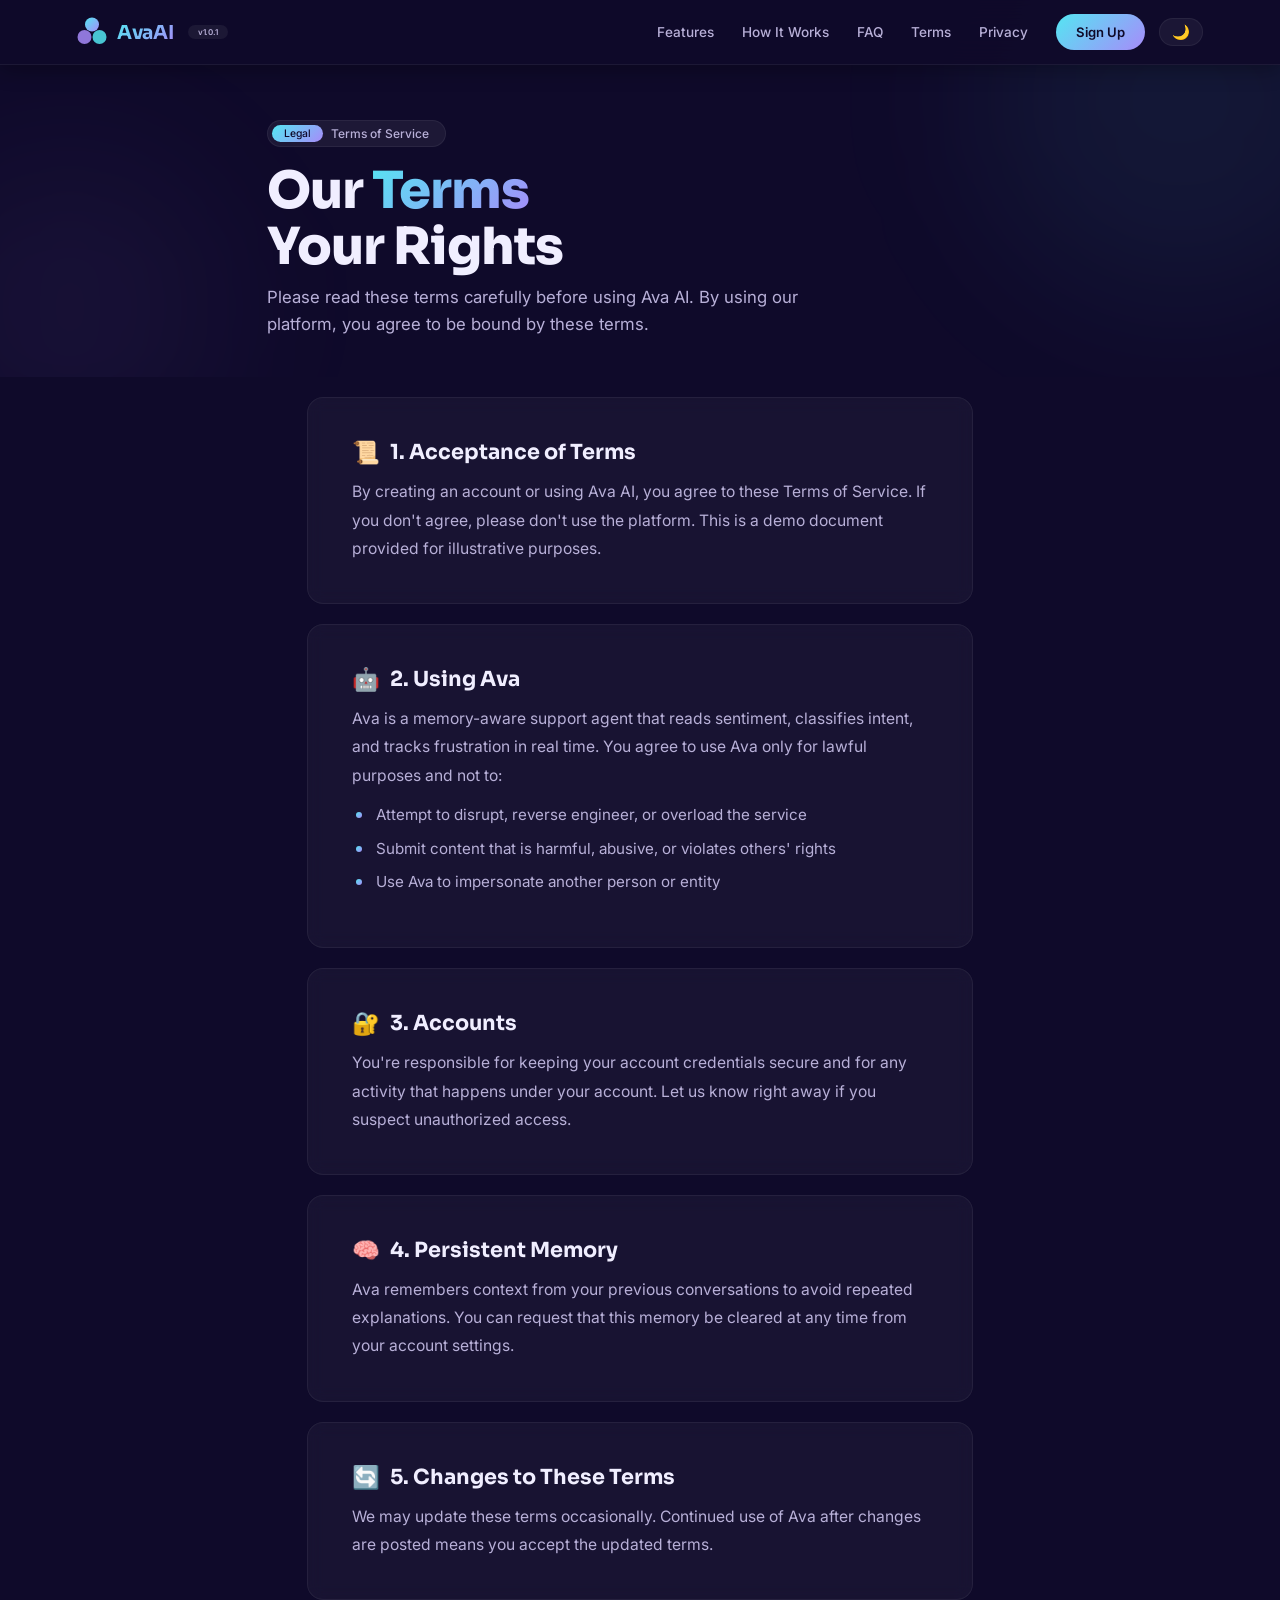
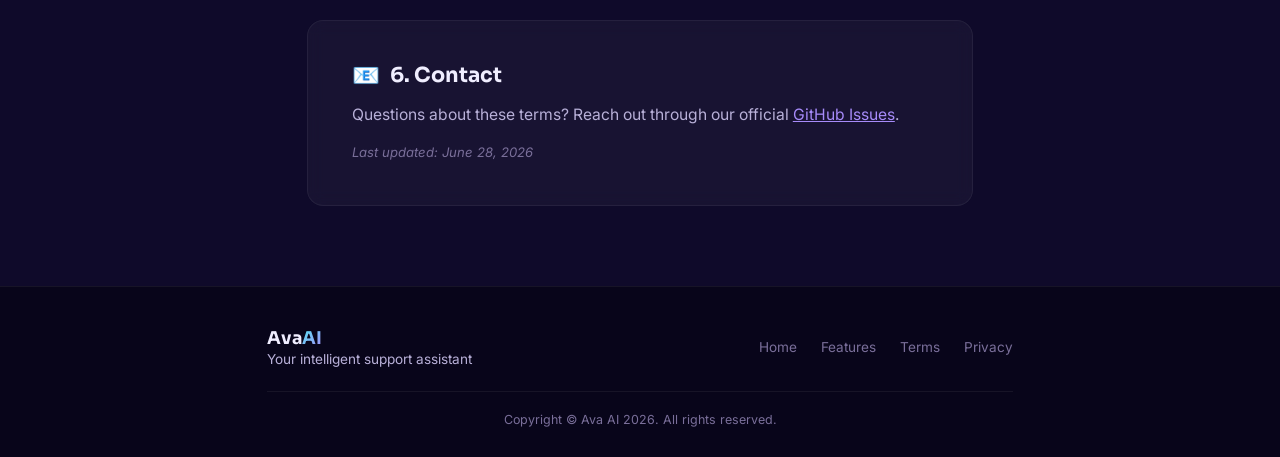
<file: terms.html>
<!DOCTYPE html>
<html lang="en">
<head>
    <meta charset="UTF-8">
    <meta name="viewport" content="width=device-width, initial-scale=1.0">
    <title>Ava AI — Terms of Service</title>
    <link rel="preconnect" href="https://fonts.googleapis.com">
    <link rel="preconnect" href="https://fonts.gstatic.com" crossorigin>
    <link href="https://fonts.googleapis.com/css2?family=Sora:wght@400;600;700;800&family=Inter:wght@300;400;500;600;700&display=swap" rel="stylesheet">
    <style>
        /* ─── CSS Variables ────────────────────────────────────────── */
        :root {
            --bg-deep: #0F0A2A;
            --bg-mid: #1A1040;
            --bg-darker: #08051A;
            --bg-card: rgba(255, 255, 255, 0.04);
            --bg-card-hover: rgba(255, 255, 255, 0.08);
            --bg-input: rgba(255, 255, 255, 0.05);
            --border-color: rgba(255, 255, 255, 0.06);
            --border-light: rgba(255, 255, 255, 0.12);
            --text-primary: #F0EEFF;
            --text-secondary: #B8B0D8;
            --text-muted: #7A6F9A;
            --text-dim: rgba(240, 238, 255, 0.60);
            --text-dimmer: rgba(240, 238, 255, 0.35);
            --cyan: #54E6F2;
            --violet: #A78BFA;
            --violet-dark: #7C5CBF;
            --pink: #F472B6;
            --blue: #60A5FA;
            --green: #4ADE80;
            --gradient-primary: linear-gradient(135deg, #54E6F2, #A78BFA);
            --gradient-secondary: linear-gradient(135deg, #F472B6, #A78BFA);
            --gradient-accent: linear-gradient(135deg, #54E6F2, #F472B6);
            --shadow-card: 0 8px 32px rgba(0, 0, 0, 0.3);
            --radius: 16px;
            --radius-sm: 10px;
            --radius-full: 999px;
            --transition: all 0.3s cubic-bezier(0.4, 0, 0.2, 1);
            --btn-bg: rgba(255, 255, 255, 0.05);
            --btn-hover: rgba(255, 255, 255, 0.10);
            --nav-bg: rgba(15, 10, 42, 0.88);
            --nav-shadow: 0 4px 20px rgba(0,0,0,0.3);
            --badge-bg: rgba(255, 255, 255, 0.06);
            --badge-text: #B8B0D8;
            --logo-color: linear-gradient(135deg, #54E6F2, #A78BFA);
            --btn-primary-bg: linear-gradient(135deg, #54E6F2, #A78BFA);
            --btn-primary-text: #0F0A2A;
            --accent-color: linear-gradient(135deg, #54E6F2, #A78BFA);
            --card-text: #F0EEFF;
            --card-secondary: #B8B0D8;
            --border-card: rgba(255,255,255,0.06);
            --glow-color: rgba(84, 230, 242, 0.06);
            --footer-bg: #08051A;
        }

        /* ─── Light Mode ────────────────────────────────────────────── */
        body.light-mode {
            --bg-deep: #F8F6FF;
            --bg-mid: #F0ECFA;
            --bg-darker: #E8E2F5;
            --bg-card: rgba(255, 255, 255, 0.5);
            --bg-card-hover: rgba(255, 255, 255, 0.8);
            --bg-input: rgba(255, 255, 255, 0.5);
            --border-color: rgba(27, 22, 100, 0.06);
            --border-light: rgba(27, 22, 100, 0.12);
            --text-primary: #1D1230;
            --text-secondary: #3D2E5A;
            --text-muted: #6B5D82;
            --text-dim: rgba(29, 18, 48, 0.60);
            --text-dimmer: rgba(29, 18, 48, 0.35);
            --shadow-card: 0 8px 32px rgba(27, 22, 100, 0.06);
            --btn-bg: rgba(27, 22, 100, 0.04);
            --btn-hover: rgba(27, 22, 100, 0.08);
            --nav-bg: rgba(248, 246, 255, 0.88);
            --nav-shadow: 0 4px 20px rgba(27, 22, 100, 0.06);
            --badge-bg: rgba(27, 22, 100, 0.04);
            --badge-text: #3D2E5A;
            --logo-color: linear-gradient(135deg, #54E6F2, #A78BFA);
            --btn-primary-bg: linear-gradient(135deg, #54E6F2, #A78BFA);
            --btn-primary-text: #0F0A2A;
            --card-text: #1D1230;
            --card-secondary: #3D2E5A;
            --border-card: rgba(27, 22, 100, 0.06);
            --glow-color: rgba(84, 230, 242, 0.04);
            --footer-bg: #E8E2F5;
        }

        * { margin: 0; padding: 0; box-sizing: border-box; }
        html { scroll-behavior: smooth; }
        body {
            font-family: 'Inter', sans-serif;
            background: var(--bg-deep);
            color: var(--text-primary);
            min-height: 100vh;
            overflow-x: hidden;
            transition: background 0.4s ease, color 0.4s ease;
        }

        ::-webkit-scrollbar { width: 4px; height: 4px; }
        ::-webkit-scrollbar-track { background: transparent; }
        ::-webkit-scrollbar-thumb { background: var(--violet); border-radius: 4px; }

        h1, h2, h3, .logo-text { font-family: 'Sora', sans-serif; }
        a { text-decoration: none; color: inherit; }

        .container {
            max-width: 900px;
            margin: 0 auto;
            padding: 0 6%;
        }

        /* ─── Buttons ────────────────────────────────────────────────── */
        .btn {
            display: inline-flex;
            align-items: center;
            justify-content: center;
            gap: 6px;
            font-weight: 600;
            font-size: 0.9rem;
            padding: 0 24px;
            line-height: 42px;
            border-radius: var(--radius-full);
            transition: var(--transition);
            white-space: nowrap;
            border: none;
            cursor: pointer;
            font-family: inherit;
            text-align: center;
            background: var(--btn-bg);
            color: var(--text-primary);
            border: 1px solid var(--border-color);
        }
        .btn:hover {
            background: var(--btn-hover);
            border-color: var(--border-light);
            transform: translateY(-2px);
        }
        .btn-primary {
            background: var(--gradient-primary);
            color: var(--btn-primary-text);
            border-color: transparent;
            box-shadow: 0 4px 16px rgba(84, 230, 242, 0.15);
        }
        .btn-primary:hover {
            box-shadow: 0 8px 28px rgba(84, 230, 242, 0.25);
            transform: translateY(-2px);
            border-color: transparent;
        }
        .btn-circle {
            width: 30px;
            height: 30px;
            border-radius: 50%;
            background: rgba(255,255,255,0.15);
            color: #0F0A2A;
            display: inline-flex;
            align-items: center;
            justify-content: center;
            font-size: 0.9rem;
            flex-shrink: 0;
            transition: var(--transition);
        }
        body.light-mode .btn-circle {
            background: rgba(255,255,255,0.5);
        }

        /* ─── Theme Toggle ──────────────────────────────────────────── */
        .theme-toggle {
            background: var(--btn-bg);
            border: 1px solid var(--border-color);
            border-radius: var(--radius-full);
            padding: 6px 12px;
            color: var(--text-secondary);
            font-size: 0.9rem;
            cursor: pointer;
            font-family: inherit;
            transition: var(--transition);
            display: flex;
            align-items: center;
            gap: 4px;
            line-height: 1;
        }
        .theme-toggle:hover {
            background: var(--btn-hover);
            border-color: var(--border-light);
            color: var(--text-primary);
        }
        .theme-toggle .icon {
            font-size: 0.9rem;
        }

        /* ─── Navigation ────────────────────────────────────────────── */
        .nav {
            position: fixed;
            top: 0;
            left: 0;
            right: 0;
            z-index: 1000;
            display: flex;
            align-items: center;
            justify-content: space-between;
            padding: 14px 6%;
            background: var(--nav-bg);
            backdrop-filter: blur(16px);
            border-bottom: 1px solid var(--border-color);
            transition: var(--transition);
            box-shadow: var(--nav-shadow);
        }
        .nav .logo {
            display: flex;
            align-items: center;
            gap: 10px;
            font-weight: 700;
            font-size: 1.2rem;
            letter-spacing: -0.01em;
            color: var(--text-primary);
        }
        .nav .logo svg { 
            width: 30px; 
            height: 30px; 
        }
        .nav .logo .logo-text {
            background: var(--logo-color);
            -webkit-background-clip: text;
            -webkit-text-fill-color: transparent;
            background-clip: text;
        }
        .nav .logo .logo-text span { 
            -webkit-text-fill-color: transparent;
        }
        .nav .logo .badge {
            font-size: 0.5rem;
            font-weight: 600;
            background: var(--badge-bg);
            color: var(--badge-text);
            padding: 2px 10px;
            border-radius: var(--radius-full);
            margin-left: 4px;
            font-family: 'Inter', sans-serif;
        }
        .nav-links {
            display: flex;
            gap: 28px;
            align-items: center;
        }
        .nav-links a {
            font-size: 0.85rem;
            font-weight: 500;
            color: var(--text-secondary);
            transition: var(--transition);
            position: relative;
        }
        .nav-links a:hover { color: var(--text-primary); }
        .nav-links a::after {
            content: '';
            position: absolute;
            bottom: -4px;
            left: 0;
            width: 0;
            height: 2px;
            background: var(--gradient-primary);
            transition: var(--transition);
        }
        .nav-links a:hover::after { width: 100%; }

        .nav-actions {
            display: flex;
            align-items: center;
            gap: 14px;
        }
        .nav-actions .btn-signup {
            background: var(--gradient-primary);
            color: var(--btn-primary-text);
            border: none;
            padding: 0 20px;
            line-height: 36px;
            font-size: 0.82rem;
            border-radius: var(--radius-full);
            font-weight: 600;
            cursor: pointer;
            font-family: inherit;
            transition: var(--transition);
        }
        .nav-actions .btn-signup:hover {
            box-shadow: 0 4px 20px rgba(84, 230, 242, 0.25);
            transform: translateY(-2px);
        }

        .hamburger {
            display: none;
            background: none;
            border: none;
            color: var(--text-primary);
            font-size: 1.4rem;
            cursor: pointer;
            padding: 4px;
        }

        /* ─── Hero Section ──────────────────────────────────────────── */
        .hero {
            padding: 120px 0 40px;
            position: relative;
            overflow: hidden;
            background: var(--bg-deep);
            transition: background 0.4s ease;
        }
        .hero-glow {
            position: absolute;
            border-radius: 50%;
            filter: blur(80px);
            pointer-events: none;
            z-index: 0;
        }
        .hero-glow.one {
            width: 400px;
            height: 400px;
            background: rgba(84, 230, 242, 0.06);
            top: -100px;
            right: -100px;
            animation: float-glow 8s ease-in-out infinite;
        }
        .hero-glow.two {
            width: 300px;
            height: 300px;
            background: rgba(167, 139, 250, 0.06);
            bottom: -80px;
            left: -80px;
            animation: float-glow 10s ease-in-out infinite reverse;
        }
        @keyframes float-glow {
            0%, 100% { transform: translate(0, 0) scale(1); }
            50% { transform: translate(20px, -15px) scale(1.1); }
        }
        .hero-content {
            position: relative;
            z-index: 1;
        }
        .hero-content .badge {
            display: inline-flex;
            align-items: center;
            gap: 8px;
            background: var(--badge-bg);
            border: 1px solid var(--border-color);
            border-radius: var(--radius-full);
            padding: 4px 16px 4px 4px;
            font-size: 0.75rem;
            font-weight: 500;
            color: var(--badge-text);
            margin-bottom: 16px;
        }
        .hero-content .badge span {
            background: var(--gradient-primary);
            color: var(--btn-primary-text);
            padding: 2px 12px;
            border-radius: var(--radius-full);
            font-size: 0.65rem;
        }
        .hero-content h1 {
            font-size: clamp(2.5rem, 4vw, 3.5rem);
            font-weight: 800;
            line-height: 1.1;
            letter-spacing: -0.02em;
            color: var(--text-primary);
            margin-bottom: 8px;
        }
        .hero-content h1 .highlight {
            background: var(--gradient-primary);
            -webkit-background-clip: text;
            -webkit-text-fill-color: transparent;
            background-clip: text;
        }
        .hero-content p {
            font-size: 1.05rem;
            line-height: 1.6;
            color: var(--text-secondary);
            max-width: 600px;
        }

        /* ─── Content ───────────────────────────────────────────────── */
        .content-section {
            padding: 20px 0 80px;
            position: relative;
            background: var(--bg-deep);
            transition: background 0.4s ease;
        }
        .content-section .container {
            max-width: 820px;
        }

        .content-card {
            background: var(--bg-card);
            border: 1px solid var(--border-card);
            border-radius: var(--radius);
            padding: 40px 44px;
            margin-bottom: 20px;
            backdrop-filter: blur(8px);
            transition: var(--transition);
        }
        .content-card:hover {
            border-color: var(--border-light);
            background: var(--bg-card-hover);
        }
        .content-card:last-child {
            margin-bottom: 0;
        }

        .content-card h2 {
            font-family: 'Sora', sans-serif;
            font-size: 1.3rem;
            font-weight: 700;
            color: var(--card-text);
            margin-bottom: 12px;
            display: flex;
            align-items: center;
            gap: 10px;
        }
        .content-card h2 .icon {
            font-size: 1.4rem;
        }
        .content-card p {
            color: var(--card-secondary);
            font-size: 0.98rem;
            line-height: 1.8;
            margin-bottom: 12px;
        }
        .content-card p:last-child {
            margin-bottom: 0;
        }
        .content-card ul {
            list-style: none;
            padding: 0;
            margin: 8px 0 12px;
            display: flex;
            flex-direction: column;
            gap: 8px;
        }
        .content-card ul li {
            color: var(--card-secondary);
            font-size: 0.95rem;
            line-height: 1.7;
            padding-left: 24px;
            position: relative;
        }
        .content-card ul li::before {
            content: '';
            position: absolute;
            left: 4px;
            top: 10px;
            width: 6px;
            height: 6px;
            border-radius: 50%;
            background: var(--gradient-primary);
        }
        .content-card .last-updated {
            color: var(--text-muted);
            font-size: 0.82rem;
            font-style: italic;
            margin-top: 4px;
        }

        /* ─── Footer ────────────────────────────────────────────────── */
        .footer {
            background: var(--footer-bg);
            border-top: 1px solid var(--border-color);
            padding: 40px 0 30px;
            transition: background 0.4s ease, border-color 0.4s ease;
        }
        .footer-grid {
            display: flex;
            justify-content: space-between;
            align-items: center;
            flex-wrap: wrap;
            gap: 20px;
            padding-bottom: 24px;
            border-bottom: 1px solid var(--border-color);
        }
        .footer-brand h3 {
            font-family: 'Sora', sans-serif;
            font-size: 1.1rem;
            font-weight: 700;
            color: var(--text-primary);
        }
        .footer-brand h3 span { 
            background: var(--gradient-primary);
            -webkit-background-clip: text;
            -webkit-text-fill-color: transparent;
            background-clip: text;
        }
        .footer-brand p {
            color: var(--text-secondary);
            font-size: 0.85rem;
            margin-top: 2px;
        }
        .footer-links {
            display: flex;
            gap: 24px;
        }
        .footer-links a {
            color: var(--text-muted);
            font-size: 0.85rem;
            transition: var(--transition);
        }
        .footer-links a:hover { color: var(--text-primary); }
        .footer-bottom {
            text-align: center;
            padding-top: 20px;
            font-size: 0.78rem;
            color: var(--text-muted);
        }

        /* ─── Responsive ────────────────────────────────────────────── */
        @media (max-width: 1024px) {
            .hero { padding: 110px 0 30px; }
            .hero-glow.one { width: 300px; height: 300px; top: -60px; right: -60px; }
            .hero-glow.two { width: 200px; height: 200px; bottom: -40px; left: -40px; }
        }
        @media (max-width: 768px) {
            .nav-links { display: none; }
            .nav-links.open { display: flex; flex-direction: column; position: absolute; top: 100%; left: 0; right: 0; background: var(--bg-deep); padding: 20px; gap: 16px; border-bottom: 1px solid var(--border-color); }
            .hamburger { display: block; }
            .hero { padding: 100px 0 20px; }
            .hero-content h1 { font-size: 2rem; }
            .content-card { padding: 28px 20px; }
            .content-card h2 { font-size: 1.1rem; }
            .footer-grid { flex-direction: column; text-align: center; }
            .footer-links { justify-content: center; }
        }
        @media (max-width: 480px) {
            .hero-content h1 { font-size: 1.7rem; }
            .content-card { padding: 20px 16px; }
            .content-card p { font-size: 0.9rem; }
            .content-card ul li { font-size: 0.88rem; }
        }
    </style>
</head>
<body>

<!-- ─── SVG Defs ─────────────────────────────────────────────────────── -->
<svg aria-hidden="true" focusable="false" style="position:absolute;width:0;height:0;overflow:hidden">
    <defs>
        <linearGradient id="gradient-primary" x1="0" y1="0" x2="1" y2="1">
            <stop offset="0%" stop-color="#54E6F2"/>
            <stop offset="100%" stop-color="#A78BFA"/>
        </linearGradient>
        <linearGradient id="gradient-secondary" x1="0" y1="0" x2="1" y2="1">
            <stop offset="0%" stop-color="#F472B6"/>
            <stop offset="100%" stop-color="#A78BFA"/>
        </linearGradient>
        <symbol id="logo" viewBox="0 0 60 60">
            <circle cx="30" cy="15" r="14" fill="url(#gradient-primary)"/>
            <circle cx="45" cy="40" r="14" fill="#54E6F2" opacity="0.85"/>
            <circle cx="15" cy="40" r="14" fill="#A78BFA" opacity="0.85"/>
        </symbol>
    </defs>
</svg>

<!-- ─── Navigation ───────────────────────────────────────────────────── -->
<nav class="nav" id="navbar">
    <a class="logo" href="index.html">
        <svg viewBox="0 0 60 60"><use href="#logo"/></svg>
        <span class="logo-text">Ava<span>AI</span></span>
        <span class="badge">v1.0.1</span>
    </a>
    <div class="nav-links" id="navLinks">
        <a href="index.html#features">Features</a>
        <a href="index.html#how-it-works">How It Works</a>
        <a href="index.html#faq">FAQ</a>
        <a href="terms.html">Terms</a>
        <a href="privacy.html">Privacy</a>
        <div class="nav-actions">
            <a href="auth.html?mode=signup" class="btn-signup">Sign Up</a>
            <button class="theme-toggle" id="themeToggle" aria-label="Toggle theme">
                <span class="icon" id="themeIcon">🌙</span>
            </button>
        </div>
    </div>
    <button class="hamburger" id="hamburger" aria-label="Toggle menu">☰</button>
</nav>

<!-- ─── Hero Section ────────────────────────────────────────────────── -->
<section class="hero" id="hero">
    <div class="hero-glow one"></div>
    <div class="hero-glow two"></div>
    <div class="container">
        <div class="hero-content">
            <div class="badge"><span>Legal</span> Terms of Service</div>
            <h1>Our <span class="highlight">Terms</span> <br>Your Rights</h1>
            <p>Please read these terms carefully before using Ava AI. By using our platform, you agree to be bound by these terms.</p>
        </div>
    </div>
</section>

<!-- ─── Content Section ────────────────────────────────────────────── -->
<section class="content-section">
    <div class="container">
        <div class="content-card">
            <h2><span class="icon">📜</span> 1. Acceptance of Terms</h2>
            <p>By creating an account or using Ava AI, you agree to these Terms of Service. If you don't agree, please don't use the platform. This is a demo document provided for illustrative purposes.</p>
        </div>

        <div class="content-card">
            <h2><span class="icon">🤖</span> 2. Using Ava</h2>
            <p>Ava is a memory-aware support agent that reads sentiment, classifies intent, and tracks frustration in real time. You agree to use Ava only for lawful purposes and not to:</p>
            <ul>
                <li>Attempt to disrupt, reverse engineer, or overload the service</li>
                <li>Submit content that is harmful, abusive, or violates others' rights</li>
                <li>Use Ava to impersonate another person or entity</li>
            </ul>
        </div>

        <div class="content-card">
            <h2><span class="icon">🔐</span> 3. Accounts</h2>
            <p>You're responsible for keeping your account credentials secure and for any activity that happens under your account. Let us know right away if you suspect unauthorized access.</p>
        </div>

        <div class="content-card">
            <h2><span class="icon">🧠</span> 4. Persistent Memory</h2>
            <p>Ava remembers context from your previous conversations to avoid repeated explanations. You can request that this memory be cleared at any time from your account settings.</p>
        </div>

        <div class="content-card">
            <h2><span class="icon">🔄</span> 5. Changes to These Terms</h2>
            <p>We may update these terms occasionally. Continued use of Ava after changes are posted means you accept the updated terms.</p>
        </div>

        <div class="content-card">
            <h2><span class="icon">📧</span> 6. Contact</h2>
            <p>Questions about these terms? Reach out through our official <a href="https://github.com/Abhiram-C-Divakaran/Ava-AI/issues" style="color:var(--violet);text-decoration:underline;" target="_blank" rel="noopener noreferrer">GitHub Issues</a>.</p>
            <p class="last-updated">Last updated: June 28, 2026</p>
        </div>
    </div>
</section>

<!-- ─── Footer ──────────────────────────────────────────────────────── -->
<footer class="footer">
    <div class="container">
        <div class="footer-grid">
            <div class="footer-brand">
                <h3>Ava<span>AI</span></h3>
                <p>Your intelligent support assistant</p>
            </div>
            <div class="footer-links">
                <a href="index.html">Home</a>
                <a href="index.html#features">Features</a>
                <a href="terms.html">Terms</a>
                <a href="privacy.html">Privacy</a>
            </div>
        </div>
        <div class="footer-bottom">
            Copyright © Ava AI 2026. All rights reserved.
        </div>
    </div>
</footer>

<script>
    // ─── Theme Toggle — SYNCED WITH INDEX ────────────────────────────
    (function() {
        const body = document.body;
        const themeToggle = document.getElementById('themeToggle');
        const themeIcon = document.getElementById('themeIcon');

        // Get the saved theme from localStorage (shared with index.html)
        const savedTheme = localStorage.getItem('ava-theme') || 'dark';

        function setTheme(theme) {
            const isDark = theme === 'dark';
            
            // Toggle the light-mode class on the body
            if (isDark) {
                body.classList.remove('light-mode');
                if (themeIcon) themeIcon.textContent = '🌙';
            } else {
                body.classList.add('light-mode');
                if (themeIcon) themeIcon.textContent = '☀️';
            }
            
            // Save to localStorage so index.html sees the change
            localStorage.setItem('ava-theme', theme);
        }

        // Apply the saved theme immediately
        setTheme(savedTheme);

        // Listen for changes from other tabs/windows (cross-tab sync)
        window.addEventListener('storage', function(e) {
            if (e.key === 'ava-theme') {
                const newTheme = e.newValue || 'dark';
                setTheme(newTheme);
            }
        });

        // Add click event listener to toggle
        if (themeToggle) {
            themeToggle.addEventListener('click', function(e) {
                e.preventDefault();
                // Determine current mode (check if light-mode class is present)
                const isDark = !body.classList.contains('light-mode');
                // Toggle to opposite
                setTheme(isDark ? 'light' : 'dark');
            });
        }

        console.log('🔆 Terms page theme loaded:', savedTheme);
    })();

    // ─── Hamburger Menu ──────────────────────────────────────────────
    document.getElementById('hamburger').addEventListener('click', function() {
        document.getElementById('navLinks').classList.toggle('open');
    });

    document.querySelectorAll('.nav-links a').forEach(link => {
        link.addEventListener('click', () => {
            document.getElementById('navLinks').classList.remove('open');
        });
    });
</script>
</body>
</html>
</file>
